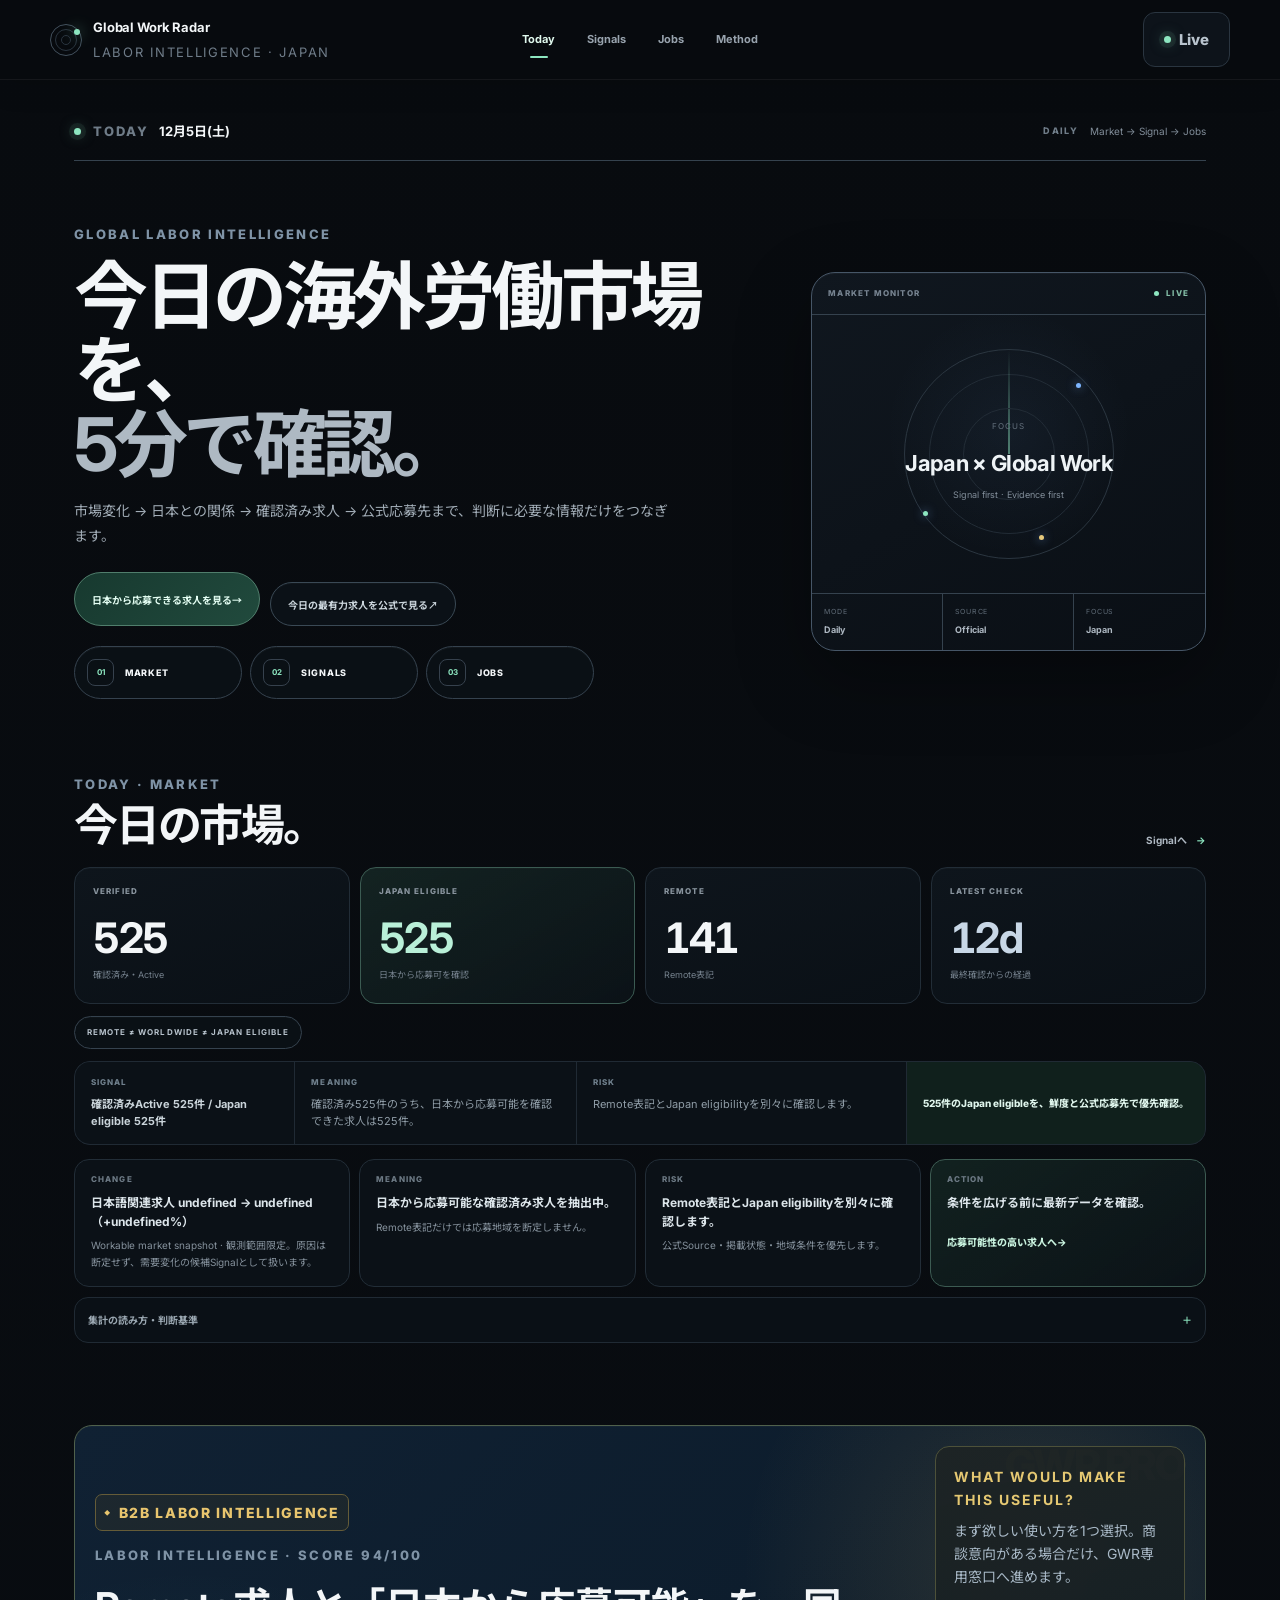
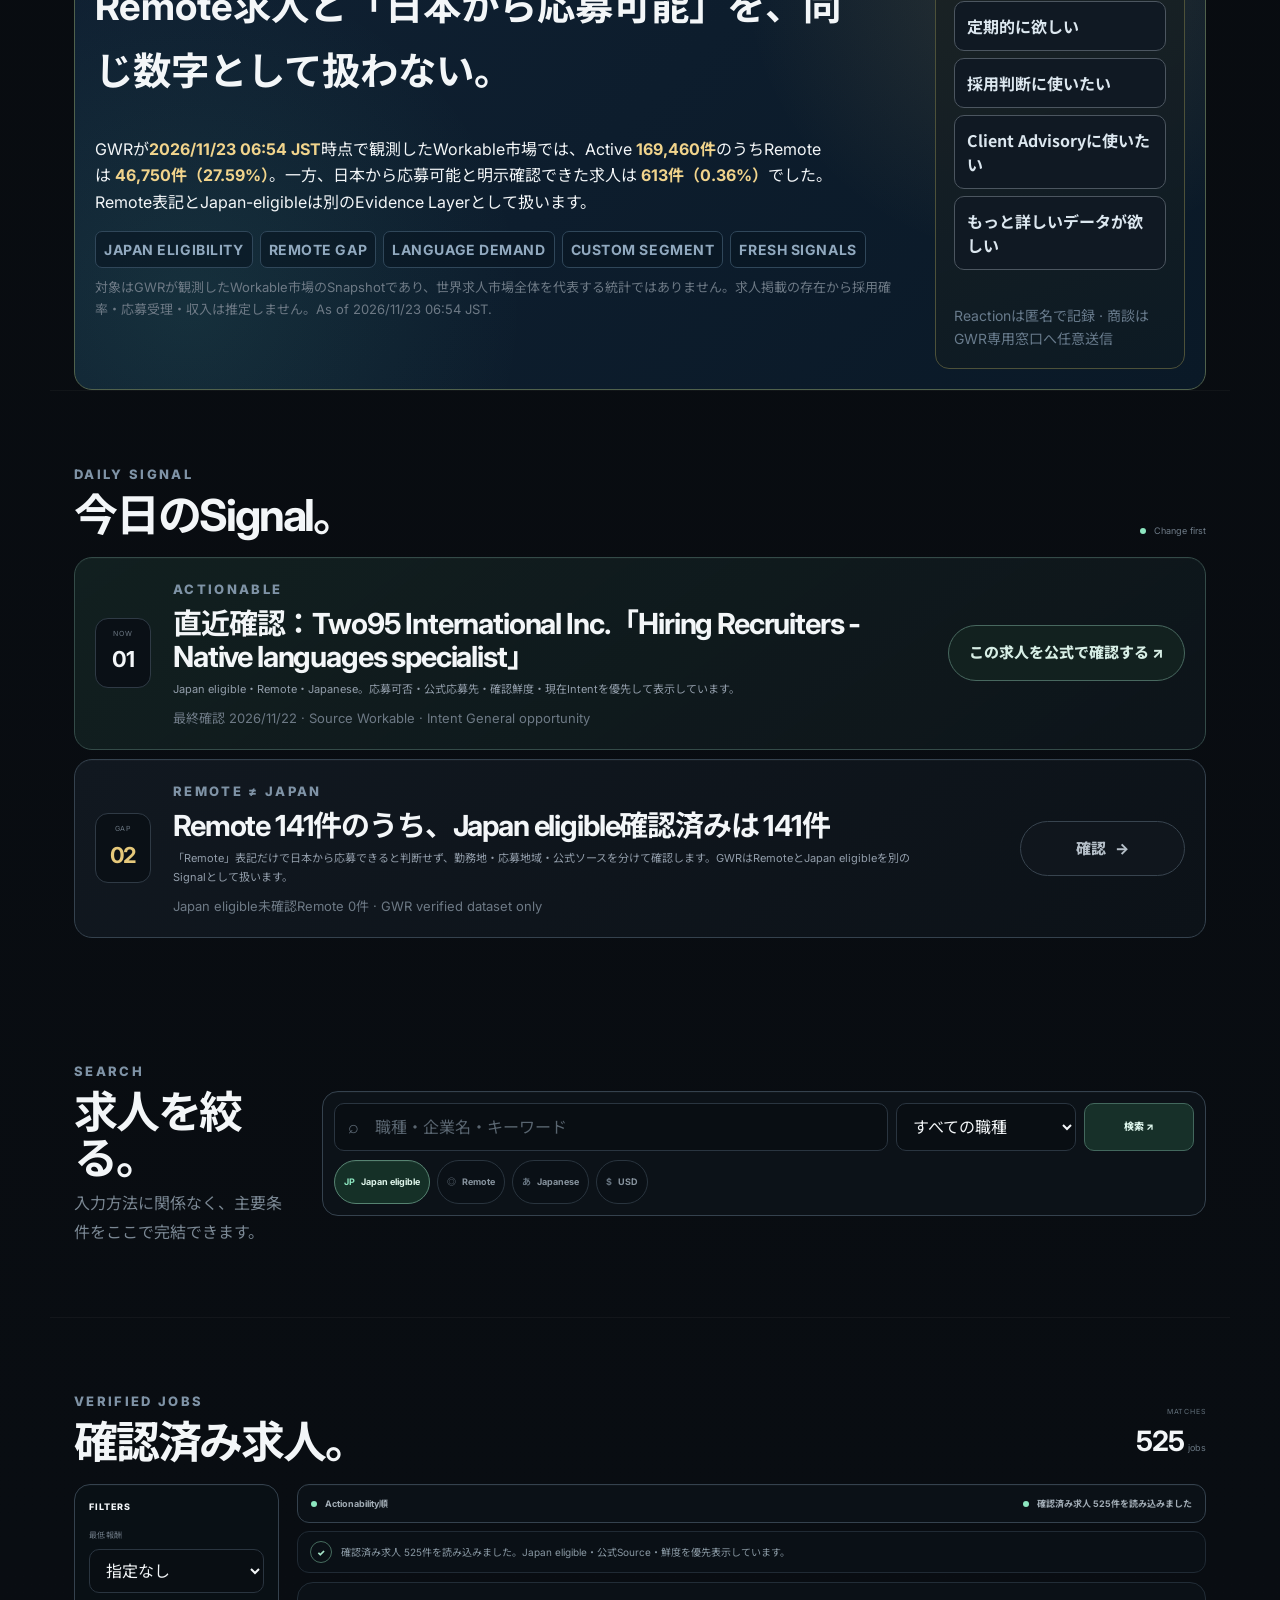
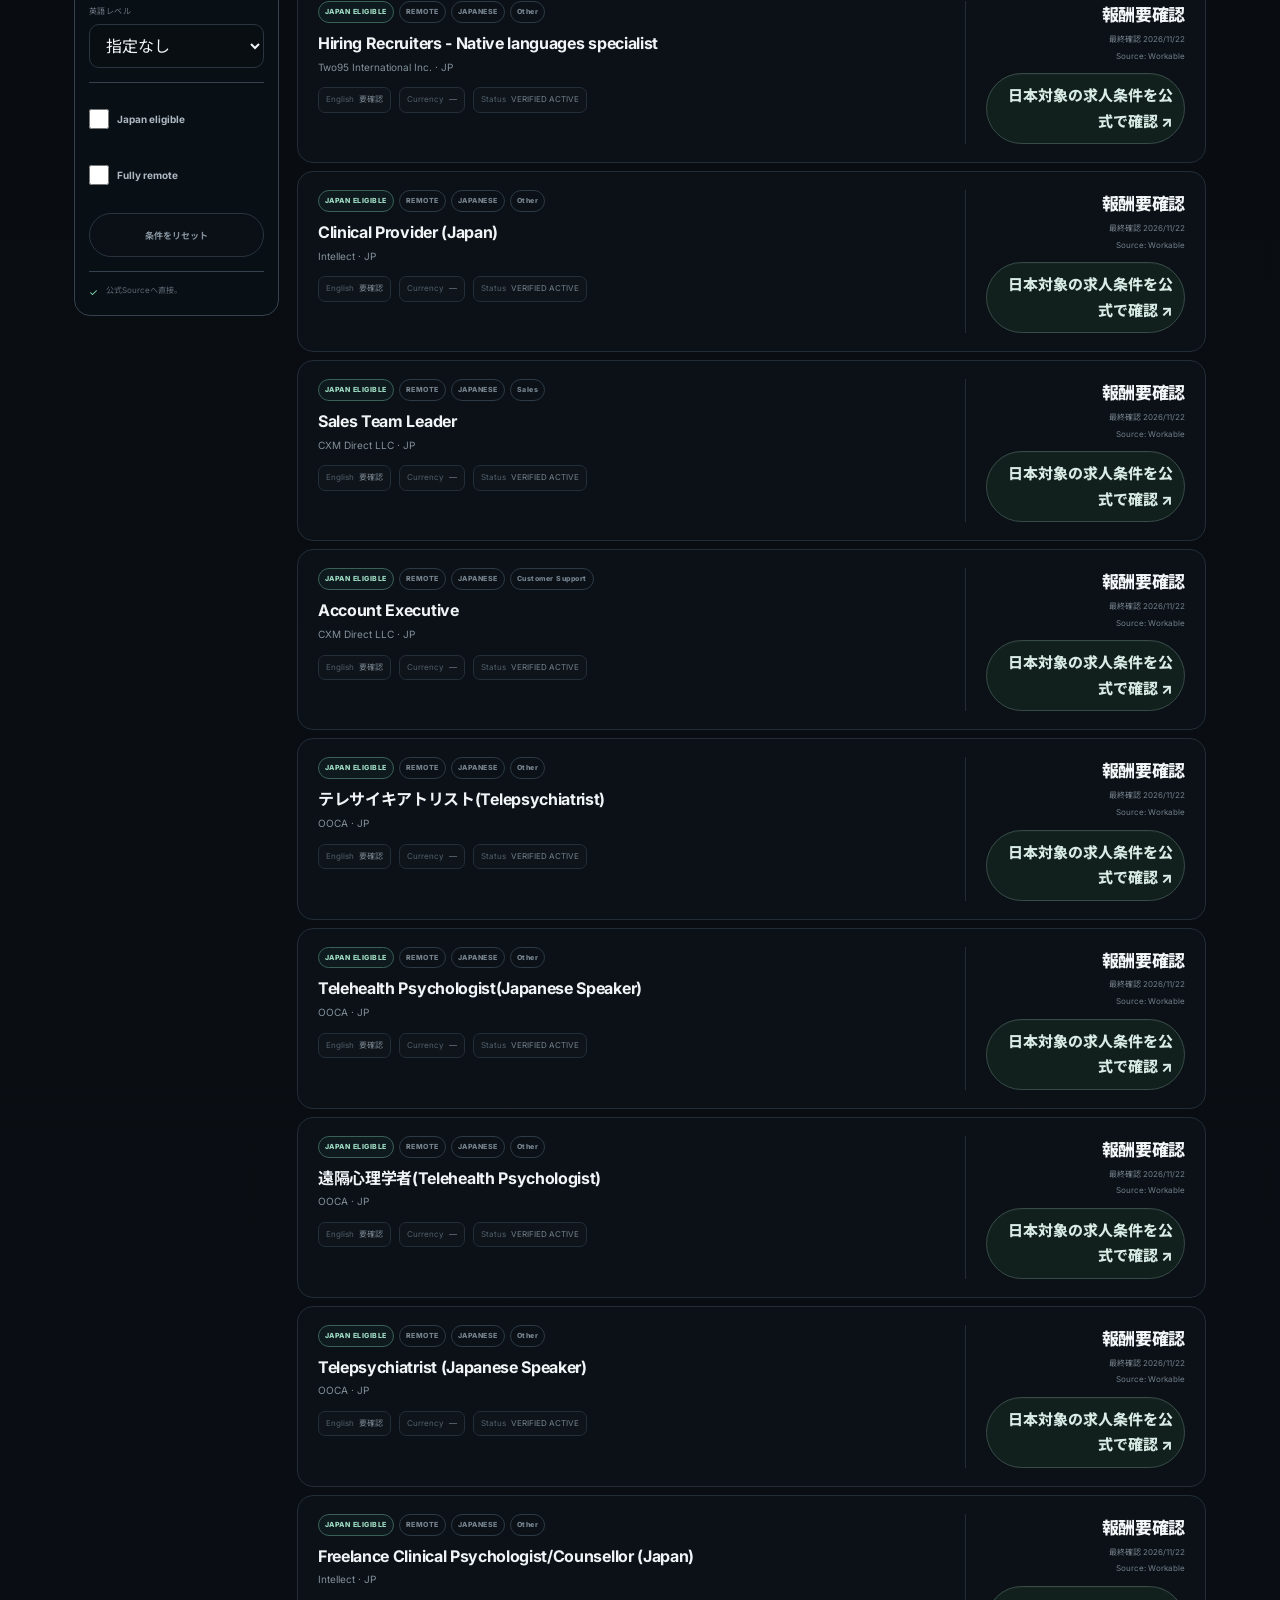
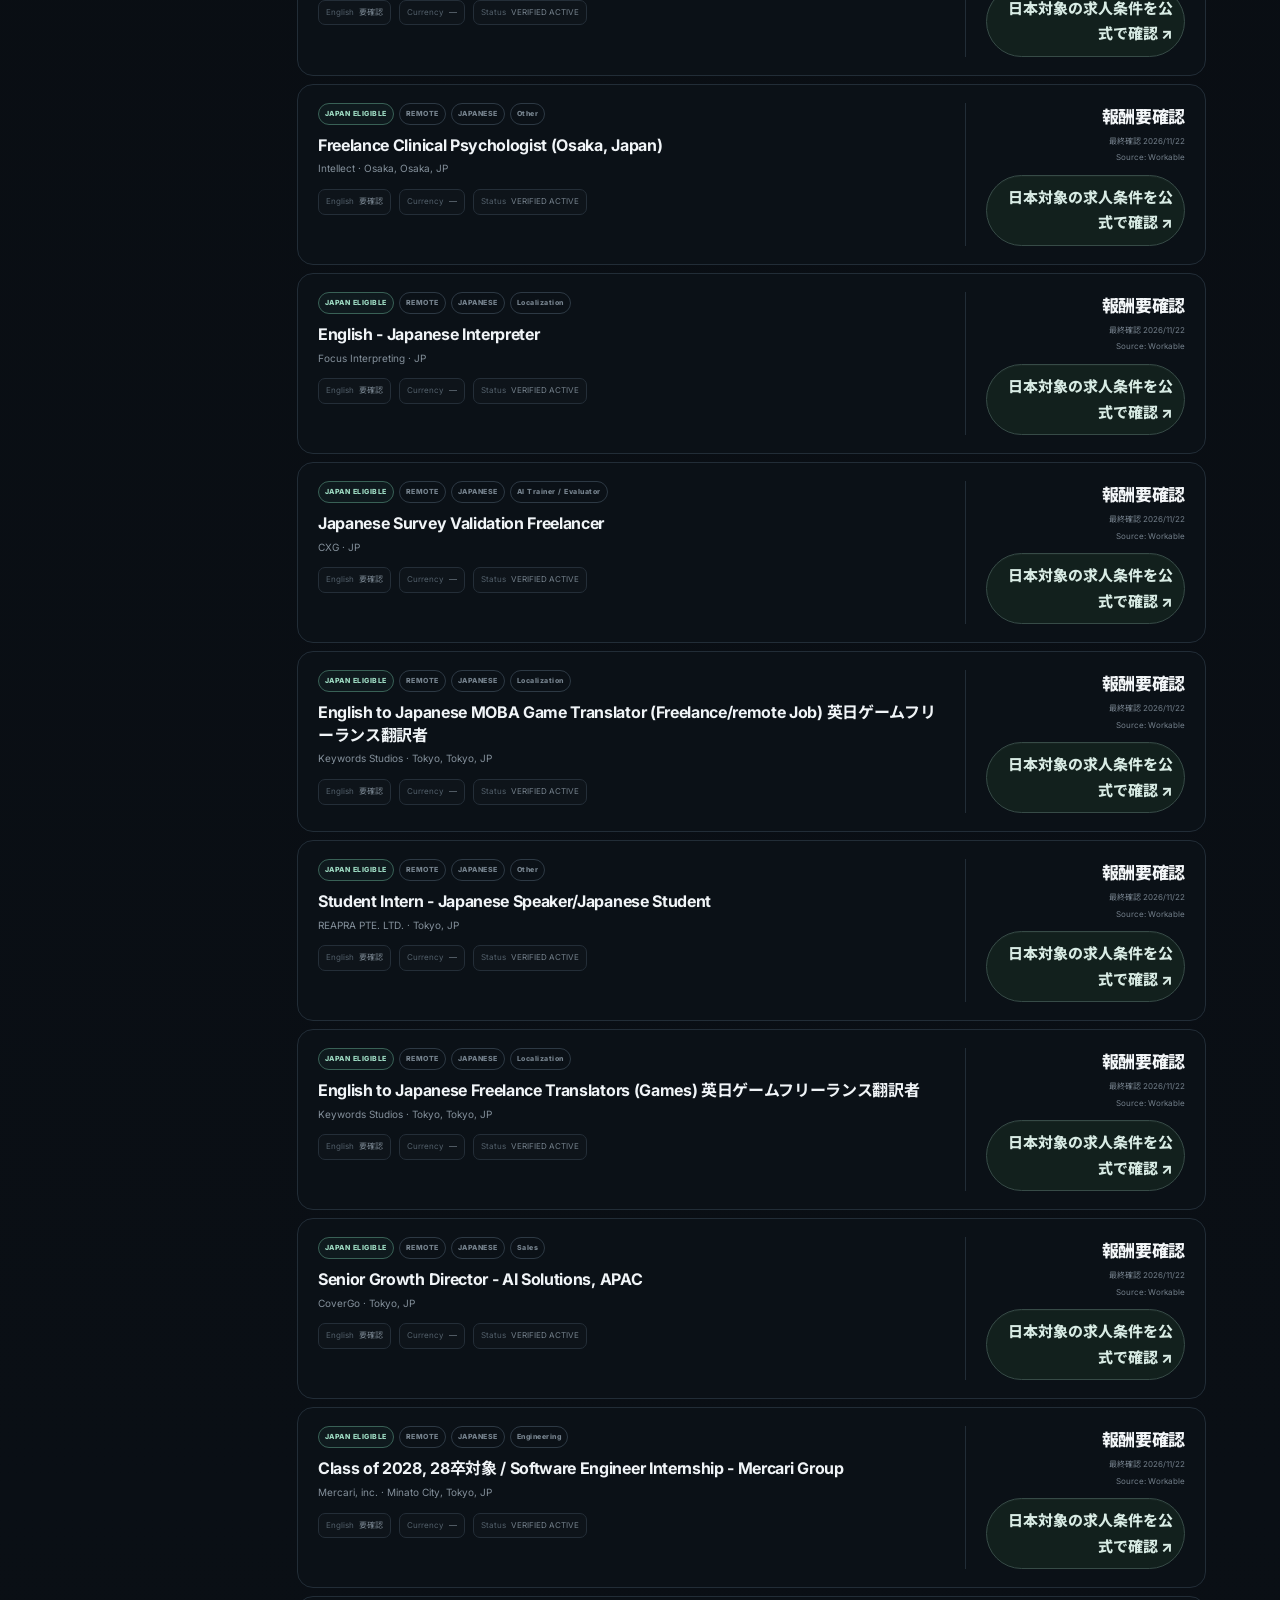
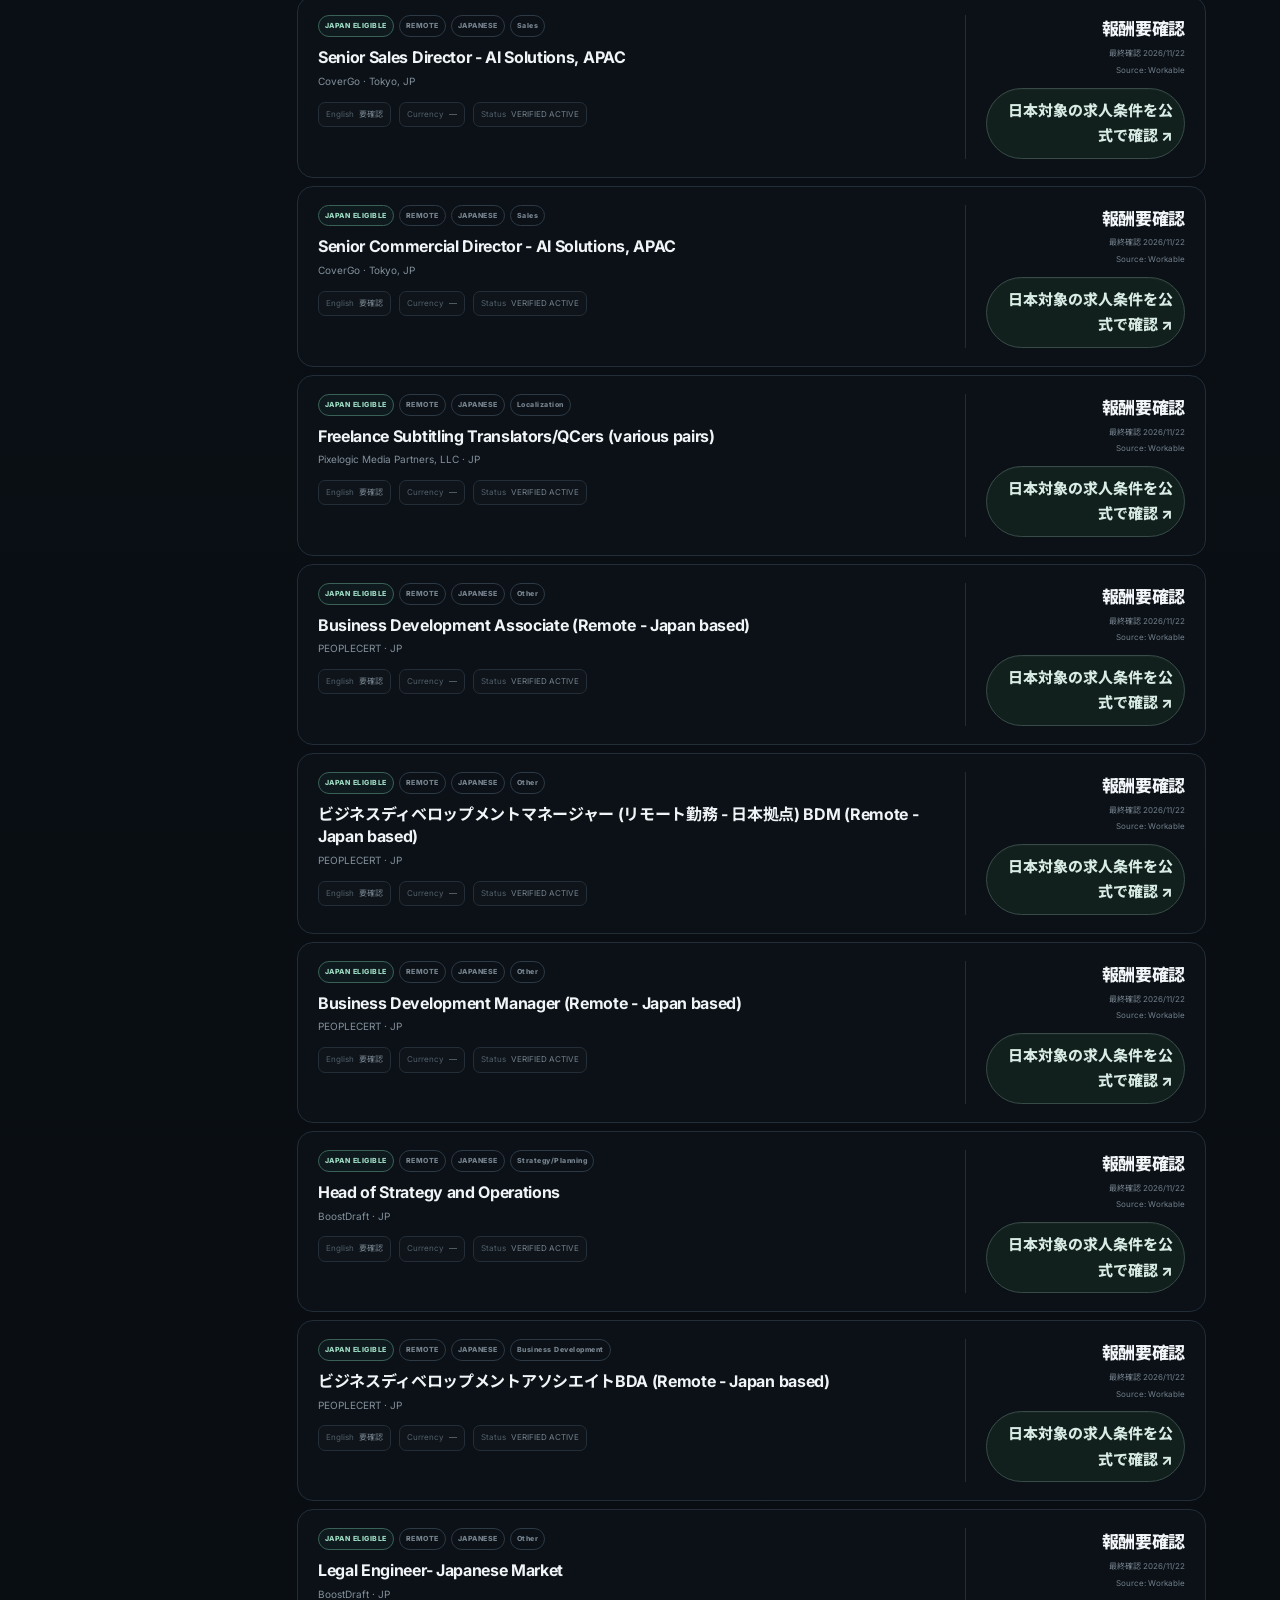
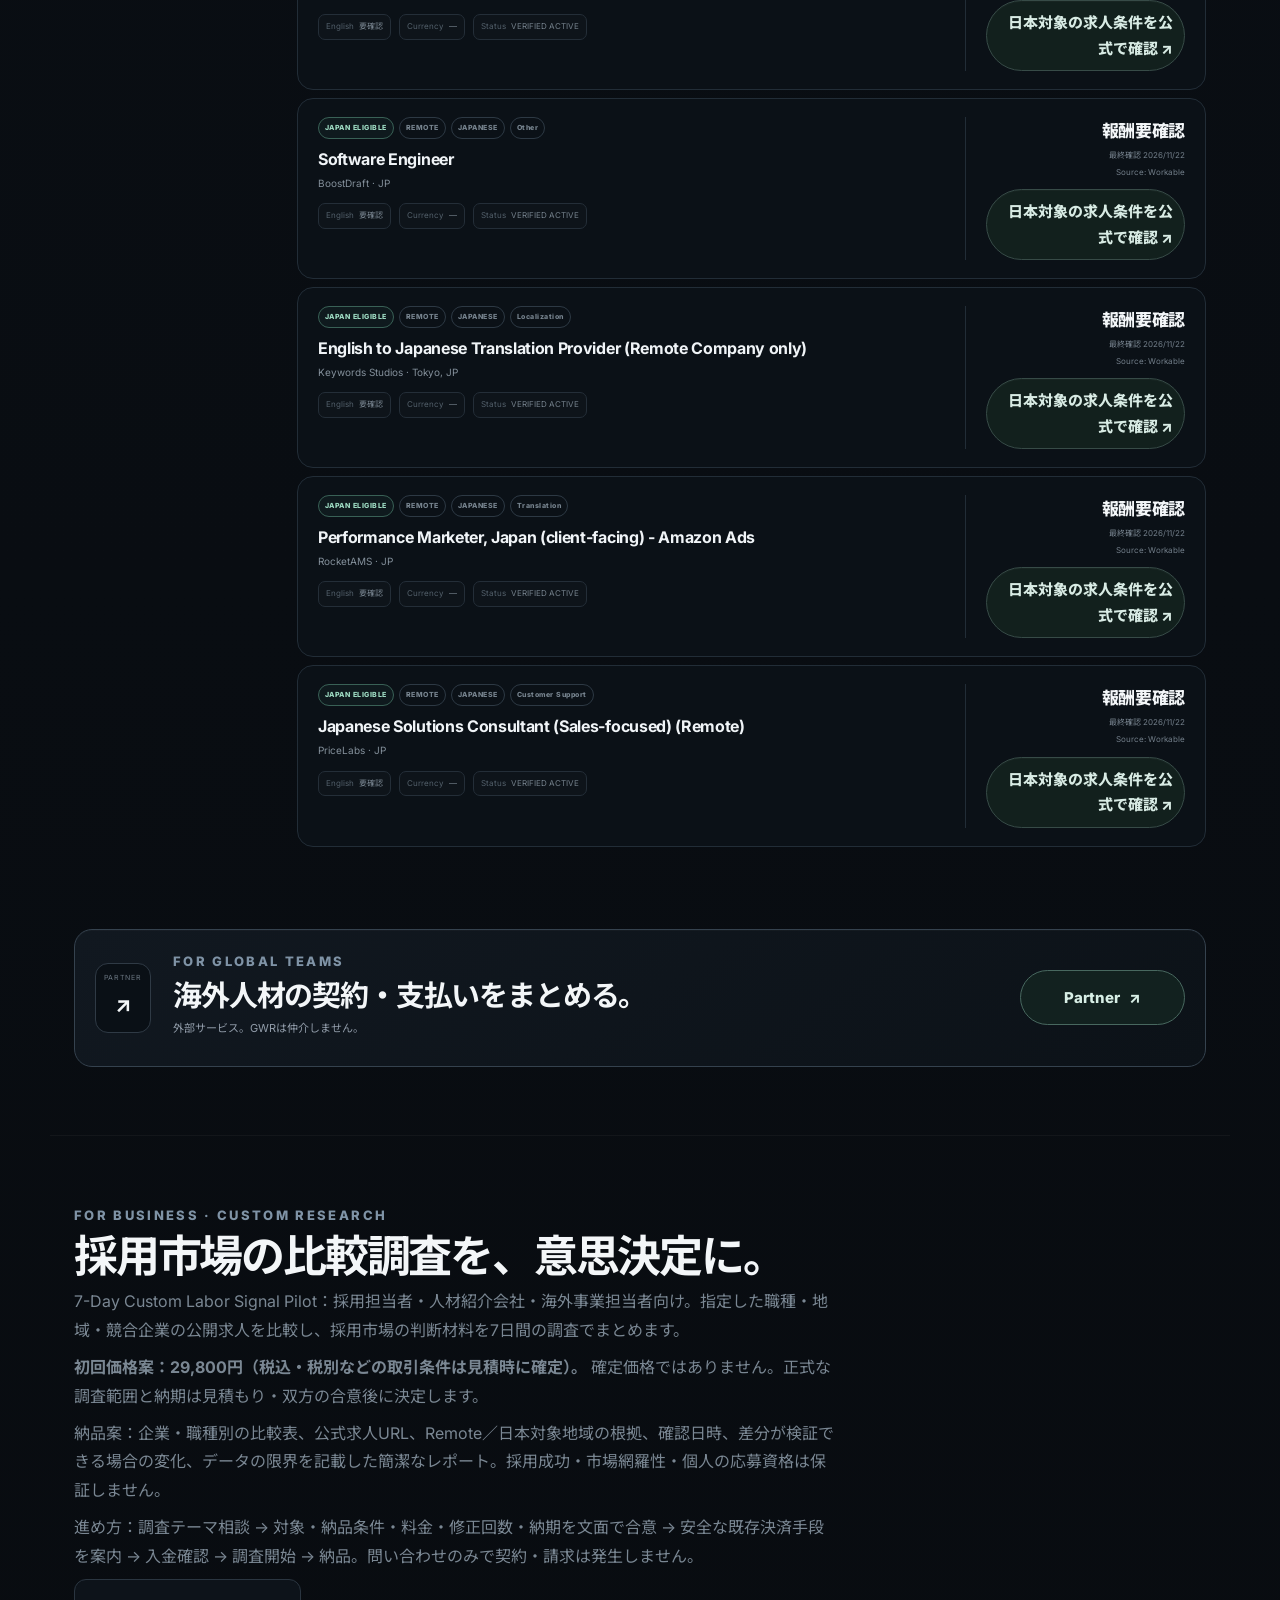
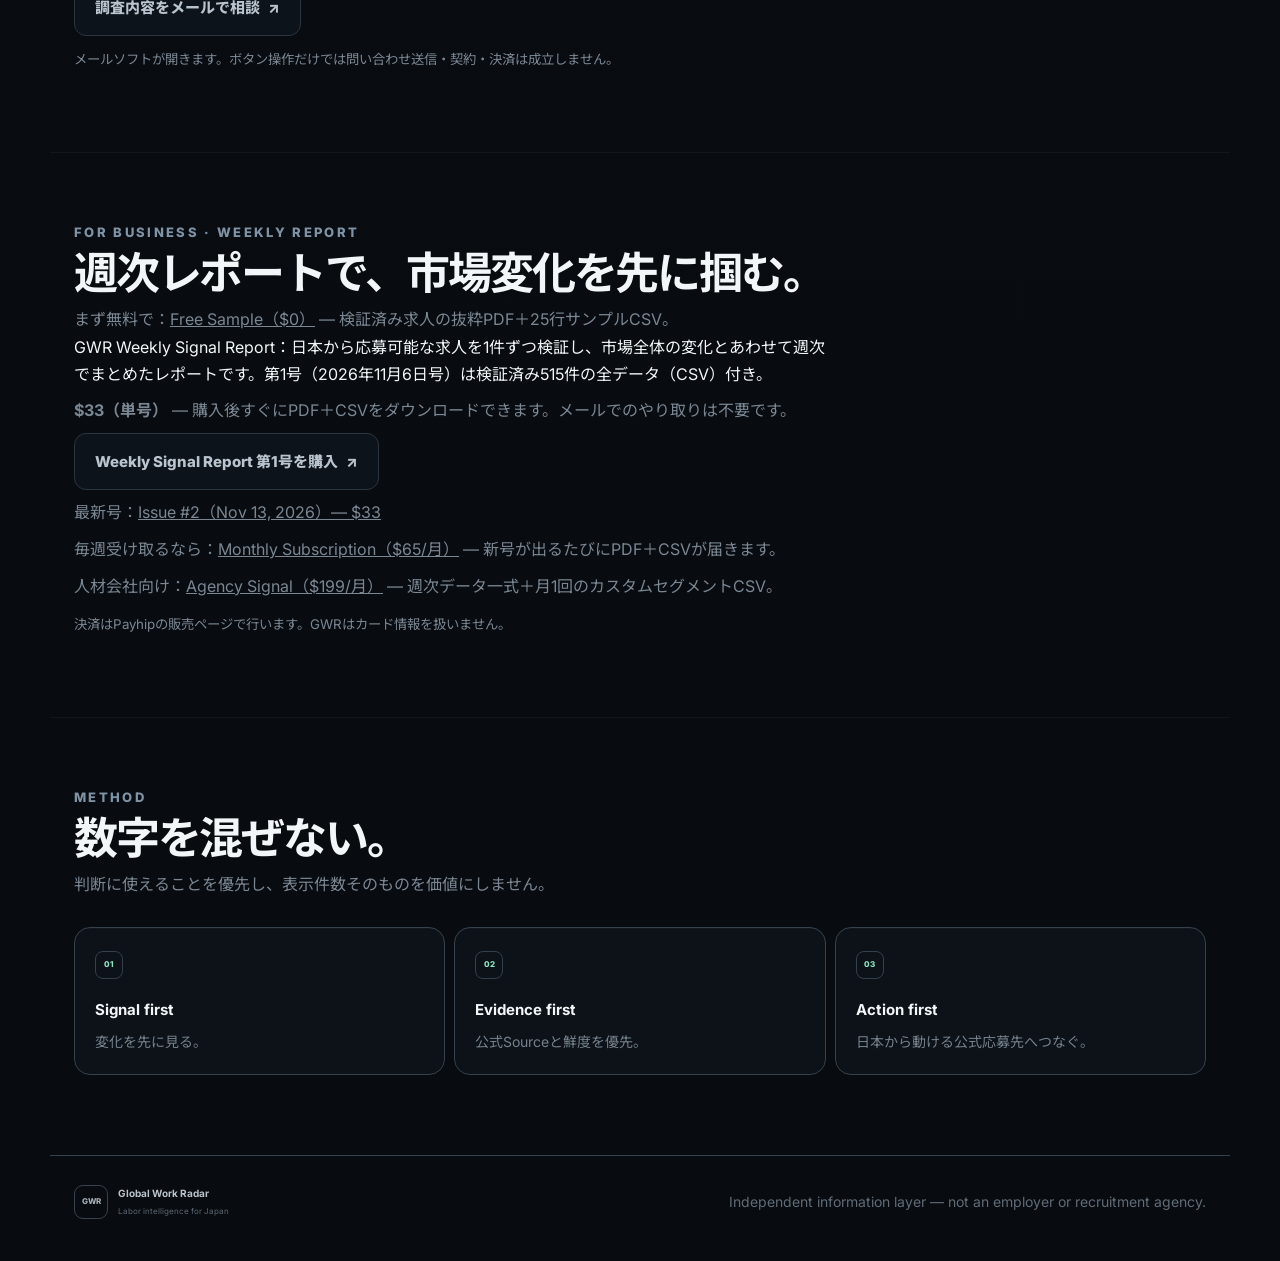
<file: index.html>
<!doctype html>
<html lang="ja">
<head>
  <meta charset="utf-8" />
  <meta name="viewport" content="width=device-width,initial-scale=1" />
  <title>Global Work Radar — Daily Labor Intelligence for Japan</title>
  <meta name="description" content="Global Work Radar — 日本から見たグローバル労働市場の変化を、独自Signal・Japan eligibility・Remote・公式求人の確認鮮度で毎日追うLabor Intelligence Radar。" />
  <meta name="robots" content="index,follow,max-image-preview:large" />
  <meta name="theme-color" content="#080b0f" />
  <link rel="canonical" href="https://global-work-radar.pages.dev/" />
  <link rel="icon" href="./favicon.svg" type="image/svg+xml" />
  <meta property="og:type" content="website" />
  <meta property="og:locale" content="ja_JP" />
  <meta property="og:site_name" content="Global Work Radar" />
  <meta property="og:title" content="Global Work Radar — Daily Labor Intelligence for Japan" />
  <meta property="og:description" content="今日の労働市場を5分で確認。Japan eligibility、Remote、日本語人材需要、確認済み求人を一画面で。" />
  <meta property="og:url" content="https://global-work-radar.pages.dev/" />
  <meta name="twitter:card" content="summary" />
  <script type="application/ld+json">{"@context":"https://schema.org","@type":"WebSite","name":"Global Work Radar","url":"https://global-work-radar.pages.dev/","inLanguage":"ja","description":"日本から見たグローバル労働市場の変化を継続観測するLabor Intelligence Radar。"}</script>
  <link rel="preconnect" href="https://fonts.googleapis.com">
  <link rel="preconnect" href="https://fonts.gstatic.com" crossorigin>
  <link href="https://fonts.googleapis.com/css2?family=Inter:wght@500;600;700;800&family=Noto+Sans+JP:wght@400;500;600;700&display=swap" rel="stylesheet">
  <link rel="stylesheet" href="./styles.css" />
  <style id="gwrLevel7">
    :root{
      --max:1180px;
      --gwr-fast:140ms;
      --gwr-normal:220ms;
      --gwr-slow:420ms;
      --gwr-ease:cubic-bezier(.2,.8,.2,1);
      --gwr-focus:#b7f4da;
      --gwr-touch:44px;
    }
    html{scroll-padding-top:86px;scroll-padding-bottom:88px}
    body{overflow-x:hidden}
    *{min-width:0}
    h1,h2,h3,p,span,strong,small,a,button,label,summary{overflow-wrap:anywhere}
    .skip-link{position:fixed;left:12px;top:8px;z-index:999;transform:translateY(-140%);padding:10px 14px;border-radius:10px;background:#e8fff5;color:#07110d;font-weight:800;text-decoration:none;transition:transform var(--gwr-fast) ease}
    .skip-link:focus{transform:none}
    .sr-only{position:absolute!important;width:1px!important;height:1px!important;padding:0!important;margin:-1px!important;overflow:hidden!important;clip:rect(0,0,0,0)!important;white-space:nowrap!important;border:0!important}
    #pulse,#marketSummary,#signals,#search,#jobs,#about{scroll-margin-top:86px}
    :where(a,button,input,select,summary):focus-visible{outline:3px solid var(--gwr-focus)!important;outline-offset:3px!important;box-shadow:none!important}
    :where(button,a)[disabled],:where(button,a)[aria-disabled="true"]{opacity:.48;cursor:not-allowed;transform:none!important}
    .site-header{height:64px;border-bottom-color:rgba(255,255,255,.055);background:rgba(8,11,15,.92)}
    .site-header nav a{position:relative;min-height:var(--gwr-touch);display:inline-flex;align-items:center;padding-inline:3px;transition:color var(--gwr-fast) ease}
    .site-header nav a.is-current{color:#dff8ed}
    .site-header nav a.is-current:after{content:"";position:absolute;left:50%;bottom:4px;width:18px;height:2px;border-radius:99px;background:var(--accent);transform:translateX(-50%)}
    .header-cta{min-height:var(--gwr-touch)}
    .hero-grid{grid-template-columns:minmax(0,1.16fr) minmax(300px,.68fr);gap:64px;padding:62px 0 52px}
    .hero-copy-wrap h1{max-width:720px;margin:14px 0 18px;font-size:clamp(46px,5.8vw,74px);line-height:1;letter-spacing:-.06em}
    .hero-copy{max-width:600px;font-size:14px;line-height:1.75;color:#a2adb7}
    .hero-actions{display:flex;flex-wrap:wrap;gap:10px;margin-top:24px}
    .hero-action{display:inline-flex;align-items:center;justify-content:center;min-height:46px;padding:0 17px;border:1px solid #2d3944;border-radius:999px;background:#0b1117;color:#cbd5dc;font:700 10px/1.3 'Noto Sans JP',sans-serif;text-decoration:none;transition:transform var(--gwr-fast) var(--gwr-ease),border-color var(--gwr-fast) ease,background var(--gwr-fast) ease}
    .hero-action.primary{border-color:#507e6c;background:linear-gradient(135deg,#17392f,#214a3d);color:#e5fff4}
    .hero-action.secondary{border-color:#3a4955}.hero-action[hidden]{display:none!important}
    @media(hover:hover){.hero-action:hover{transform:translateY(-1px);border-color:#5e776e}.job-card:hover{transform:translateY(-1px)}}
    .daily-route{max-width:520px;gap:8px;margin-top:20px}.daily-route a{min-height:var(--gwr-touch);border-radius:999px;background:rgba(12,18,24,.72)}
    .daily-console{border-radius:24px;background:radial-gradient(circle at 50% 42%,rgba(125,181,255,.055),transparent 42%),linear-gradient(150deg,#10171f,#0a0f15)}
    .market-board{padding-bottom:62px}
    .metrics{gap:10px;border:0;border-radius:0;overflow:visible;background:transparent;box-shadow:none}
    .metric-card{min-height:120px;padding:17px 18px;border:1px solid #222d37!important;border-radius:16px;background:linear-gradient(160deg,#0e151c,#0a1016);box-shadow:inset 0 1px rgba(255,255,255,.02)}
    .metric-card.featured{border-color:#3b5b52!important;background:linear-gradient(150deg,rgba(30,58,51,.5),#0b1217)}
    .metric-card strong{margin:18px 0 0;font-size:clamp(30px,4vw,42px);font-variant-numeric:tabular-nums}.metric-card span{color:#89949e}
    .market-rule{width:max-content;max-width:100%;margin-top:12px;padding:9px 12px;border-radius:999px;background:#0a1015}.market-rule strong{font-size:8px;letter-spacing:.13em}
    .decision-strip{display:grid;grid-template-columns:repeat(4,minmax(0,1fr));gap:9px;margin-top:14px}
    .decision-card{min-height:128px;padding:15px 16px;border:1px solid #222d37;border-radius:15px;background:#0b1117}
    .decision-card small{display:block;margin-bottom:11px;color:#6d7a85;font:800 8px/1 Inter,sans-serif;letter-spacing:.14em}
    .decision-card strong{display:block;color:#dce5ea;font-size:12px;line-height:1.55}.decision-card p{margin:6px 0 0;color:#85919c;font-size:10px;line-height:1.65}
    .decision-card.action{border-color:#3c5b52;background:linear-gradient(145deg,rgba(25,50,43,.56),#0b1217)}
    .decision-card.action a{display:inline-flex;align-items:center;min-height:var(--gwr-touch);margin-top:8px;color:#c9f3df;font-size:10px;font-weight:800;text-decoration:none}
    .market-context{margin-top:10px;border:1px solid #202a34;border-radius:14px;background:#0a1016}
    .market-context summary{min-height:var(--gwr-touch);display:flex;align-items:center;justify-content:space-between;gap:16px;padding:10px 13px;cursor:pointer;color:#9ba8b2;font-size:10px;font-weight:700;list-style:none}.market-context summary::-webkit-details-marker{display:none}.market-context summary:after{content:"＋";color:var(--accent)}.market-context[open] summary:after{content:"−"}.market-context>div{padding:0 13px 13px;color:#77848f;font-size:10px;line-height:1.75}.market-context p{margin:0}
    .signal-zone{padding-top:72px;padding-bottom:64px}.partner-section{grid-template-columns:56px minmax(0,1fr) auto;gap:22px;padding:20px;border-radius:18px}.signal-copy h2{font-size:clamp(20px,2.3vw,29px)}.signal-copy p{font-size:11px;line-height:1.72}.partner-cta{min-height:var(--gwr-touch);border-radius:999px}
    .search-zone{grid-template-columns:210px minmax(0,1fr);gap:38px;padding-top:58px;padding-bottom:70px}.search-dock{padding:11px;border-radius:16px}.search-panel{grid-template-columns:minmax(0,1fr) 180px 110px}.search-panel input,.search-panel select,.search-panel button{min-height:48px}.quick-filters button,.ghost{min-height:var(--gwr-touch);border-radius:999px}.quick-filters button[aria-pressed="true"]{border-color:#568371;background:#153027;color:#e1f7ed}
    .jobs-section{padding-top:72px;padding-bottom:82px}.jobs-layout{grid-template-columns:205px minmax(0,1fr);gap:18px}.filters{top:82px;padding:14px;border-radius:16px;background:rgba(11,17,23,.9);backdrop-filter:blur(14px)}
    .filters select,.filters .ghost{min-height:44px}.check{min-height:44px;align-items:center!important}.check input{width:20px;height:20px;margin:0!important}
    .results-toolbar{margin-bottom:8px;border-radius:12px}.jobs-state{display:inline-flex;align-items:center;gap:7px;color:#75828c;font-size:9px}.jobs-state:before{content:"";width:6px;height:6px;border-radius:50%;background:#687681}.jobs-state[data-state="loading"]:before{background:var(--accent-2);box-shadow:0 0 12px rgba(125,181,255,.55)}.jobs-state[data-state="ready"]:before{background:var(--accent)}.jobs-state[data-state="error"]:before{background:var(--danger)}
    .jobs-list{gap:8px;border:0}.job-card,.job-card:nth-child(even){padding:18px 20px;border:1px solid #222d37;border-radius:16px;background:#0b1117;transition:transform var(--gwr-fast) var(--gwr-ease),border-color var(--gwr-fast) ease}.job-card:focus-within{border-color:#52646f}.job-card h3{font-size:16px;line-height:1.42}.employer{font-size:10px;line-height:1.55}.job-action{min-width:180px;padding-left:20px;border-left:1px solid #222d37}.official-apply,.load-more{min-height:var(--gwr-touch);border-radius:999px}.verified{max-width:100%!important;white-space:normal!important;text-overflow:clip!important}
    .job-skeleton{pointer-events:none}.skeleton-line,.skeleton-chip{display:block;border-radius:999px;background:linear-gradient(90deg,#111923 25%,#1a2530 50%,#111923 75%);background-size:200% 100%;animation:gwrSkeleton 1.35s linear infinite}.skeleton-chip{width:78px;height:18px;margin-bottom:12px}.skeleton-line{height:12px;margin:8px 0}.skeleton-line.w70{width:70%}.skeleton-line.w45{width:45%}@keyframes gwrSkeleton{to{background-position:-200% 0}}
    .empty{border:1px solid #222d37;border-radius:16px}.retry-button{min-height:44px;margin-top:14px;padding:0 16px;border:1px solid #53656f;border-radius:999px;background:#111923;color:#e1e9ed;font-weight:800}.retry-button[hidden]{display:none}
    .principles{padding-top:68px}.principle-grid article{min-height:126px;border-radius:16px}.mobile-dock a{min-height:44px;justify-content:center}
    #laborIntelligenceSignal.gwr-intelligence-offer{grid-template-columns:minmax(0,1fr) 250px!important;gap:20px!important;padding:20px!important;border-radius:18px!important}
    #laborIntelligenceSignal .gwr-intelligence-copy p{max-width:74ch!important;line-height:1.65!important}.gwr-intelligence-action{border-radius:14px!important}.gwr-reaction-option{min-height:44px!important}
    @media(max-width:980px){
      .hero-grid{grid-template-columns:1fr;gap:34px}.daily-console{max-width:680px}.decision-strip{grid-template-columns:repeat(2,minmax(0,1fr))}.search-zone{grid-template-columns:1fr;gap:20px}.jobs-layout{grid-template-columns:1fr}.filters{position:static;display:grid;grid-template-columns:repeat(2,minmax(0,1fr));gap:10px;overflow:visible}.filter-head,.filter-divider,.filter-trust,.ghost{grid-column:1/-1}
    }
    @media(max-width:720px){
      body{padding-bottom:calc(76px + env(safe-area-inset-bottom))}.site-header{height:60px;padding-inline:max(16px,env(safe-area-inset-left))}.site-header nav{display:none}.header-cta{min-height:42px}.daily-hero,.signal-zone,.search-zone,.jobs-section,.principles{padding-left:16px;padding-right:16px}.hero-grid{padding:38px 0 38px;gap:25px}.hero-copy-wrap h1{font-size:clamp(38px,11vw,54px);line-height:1.03}.hero-actions{display:grid;grid-template-columns:1fr}.hero-action{width:100%;min-height:48px}.daily-route{grid-template-columns:repeat(3,1fr);max-width:none}.daily-route a{justify-content:center;padding:8px}.daily-route b{display:none}.daily-console{display:none}.metrics{grid-template-columns:repeat(2,minmax(0,1fr));gap:8px}.metric-card{min-height:102px;padding:14px}.decision-strip{grid-template-columns:1fr}.decision-card{min-height:0}.market-rule{width:100%;border-radius:12px}.signal-zone{padding-top:54px}.partner-section{grid-template-columns:44px minmax(0,1fr);gap:13px;padding:16px}.partner-cta{grid-column:1/-1;width:100%}.signal-card .partner-disclosure{white-space:normal!important}.search-zone{padding-top:44px;padding-bottom:56px}.search-panel{grid-template-columns:1fr}.quick-filters{display:grid;grid-template-columns:1fr 1fr}.quick-filters button{text-align:left;min-height:48px}.jobs-section{padding-top:54px}.filters{grid-template-columns:1fr}.filter-head,.filter-divider,.filter-trust,.ghost{grid-column:auto}.job-card,.job-card:nth-child(even){grid-template-columns:1fr;padding:16px}.job-action{min-width:0;padding:12px 0 0;border-left:0;border-top:1px solid #222d37;align-items:flex-start;text-align:left}.official-apply{width:100%;justify-content:center;min-height:48px}.principle-grid{grid-template-columns:1fr}.mobile-dock{left:max(12px,env(safe-area-inset-left));right:max(12px,env(safe-area-inset-right));bottom:calc(10px + env(safe-area-inset-bottom))}#laborIntelligenceSignal.gwr-intelligence-offer{grid-template-columns:1fr!important;max-width:calc(100% - 32px)!important}
    }
    @media(max-width:480px){
      .brand-copy small{display:none}.hero-copy-wrap h1{font-size:clamp(34px,12vw,46px)}.hero-copy{font-size:13px}.daily-route{grid-template-columns:1fr}.metrics{grid-template-columns:1fr}.metric-card{min-height:88px}.metric-card strong{margin-top:12px}.quick-filters{grid-template-columns:1fr}.board-head,.zone-head,.section-head{align-items:flex-start;flex-direction:column}.result-count{text-align:left}.job-meta{display:grid!important;grid-template-columns:1fr!important}.partner-section{grid-template-columns:1fr}.signal-index{width:48px}.partner-cta{grid-column:1}.market-context summary{align-items:flex-start}
    }
    @media(pointer:coarse){:where(a,button,input,select,summary){min-height:48px}.site-header nav a{min-height:48px}}
    @media(prefers-reduced-motion:reduce){
      *,*::before,*::after{animation-duration:.01ms!important;animation-iteration-count:1!important;transition-duration:.01ms!important;scroll-behavior:auto!important}.live-dot,.console-orbit b,.skeleton-line,.skeleton-chip{animation:none!important}.job-skeleton .skeleton-line,.job-skeleton .skeleton-chip{background:#17212b}
    }
  </style>
  <script>
    !function(t,e){var o,n,p,r;e.__SV||(window.posthog=e,e._i=[],e.init=function(i,s,a){function g(t,e){var o=e.split('.');2==o.length&&(t=t[o[0]],e=o[1]),t[e]=function(){t.push([e].concat(Array.prototype.slice.call(arguments,0)))} }(p=t.createElement('script')).type='text/javascript',p.async=!0,p.src=s.api_host.replace('.i.posthog.com','-assets.i.posthog.com')+'/static/array.js',(r=t.getElementsByTagName('script')[0]).parentNode.insertBefore(p,r);var u=e;for(void 0!==a?u=e[a]=[]:a='posthog',u.people=u.people||[],u.toString=function(t){var e='posthog';return'posthog'!==a&&(e+='.'+a),t||(e+=' (stub)'),e},u.people.toString=function(){return u.toString(1)+'.people (stub)'},o='capture identify alias people.set people.set_once set_config reset register register_once unregister opt_out_capturing has_opted_out_capturing opt_in_capturing get_distinct_id personPropertiesToSet group identify_group get_session_id get_session_replay_url'.split(' '),n=0;n<o.length;n++)g(u,o[n]);e._i.push([i,s,a])},e.__SV=1)}(document,window.posthog||[]);
    const gwrQa=new URLSearchParams(location.search).get('gwr_qa')==='1';
    posthog.init('phc_oTYapRSNXDtn8aY7wMNHfCDexRTkfb2H44MDVXwoUMSN',{api_host:'https://us.i.posthog.com',person_profiles:'identified_only',capture_pageview:true,autocapture:true,opt_out_useragent_filter:gwrQa});
  </script>
</head>
<body id="top">
  <!-- Production QA compatibility marker: 日本から応募できる海外リモート求人 -->
  <a class="skip-link" href="#mainContent">本文へスキップ</a>
  <div id="globalStatus" class="sr-only" role="status" aria-live="polite"></div>
  <header class="site-header">
    <a class="brand" href="#top" aria-label="Global Work Radar ホーム"><span class="brand-mark" aria-hidden="true"><span></span></span><span class="brand-copy"><strong>Global Work Radar</strong><small>LABOR INTELLIGENCE · JAPAN</small></span></a>
    <nav aria-label="メインナビゲーション"><a href="#pulse">Today</a><a href="#signals">Signals</a><a href="#jobs">Jobs</a><a href="#about">Method</a></nav>
    <a class="header-cta" href="#pulse"><span class="live-dot" aria-hidden="true"></span> Live</a>
  </header>

  <main id="mainContent" tabindex="-1">
    <section class="daily-hero" id="pulse">
      <div class="hero-topline"><div class="today-stamp"><span class="live-dot" aria-hidden="true"></span><div><small>TODAY</small><strong id="todayDate">—</strong></div></div><div class="return-note"><span>DAILY</span><p>Market → Signal → Jobs</p></div></div>
      <div class="hero-grid">
        <div class="hero-copy-wrap">
          <p class="eyebrow">GLOBAL LABOR INTELLIGENCE</p>
          <h1>今日の海外労働市場を、<br><span>5分で確認。</span></h1>
          <p class="hero-copy">市場変化 → 日本との関係 → 確認済み求人 → 公式応募先まで、判断に必要な情報だけをつなぎます。</p>
          <div class="hero-actions" aria-label="最短アクション"><a id="heroJobsCta" class="hero-action primary" href="#jobs">日本から応募できる求人を見る <span aria-hidden="true">→</span></a><a id="heroTopOpportunity" class="hero-action secondary official-apply" href="#signals" target="_blank" rel="noopener noreferrer" hidden onclick="if(typeof trackOfficialApply==='function')trackOfficialApply(this,'hero_top_opportunity')">今日の最有力求人を公式で見る <span aria-hidden="true">↗</span></a></div>
          <div class="daily-route" aria-label="GWRの読み順"><a href="#marketSummary"><b>01</b><span>MARKET</span></a><a href="#signals"><b>02</b><span>SIGNALS</span></a><a href="#jobs"><b>03</b><span>JOBS</span></a></div>
        </div>
        <aside class="daily-console" aria-label="Daily market monitor"><div class="console-head"><span>MARKET MONITOR</span><span><i></i> LIVE</span></div><div class="console-main"><div class="console-orbit" aria-hidden="true"><i></i><i></i><i></i><b></b></div><div class="console-copy"><small>FOCUS</small><strong>Japan × Global Work</strong><p>Signal first · Evidence first</p></div></div><div class="console-foot"><span><small>MODE</small><b>Daily</b></span><span><small>SOURCE</small><b>Official</b></span><span><small>FOCUS</small><b>Japan</b></span></div></aside>
      </div>

      <section class="market-board" id="marketSummary" aria-labelledby="marketHeading">
        <div class="board-head"><div><span class="kicker">TODAY · MARKET</span><h2 id="marketHeading">今日の市場。</h2></div><a class="board-link" href="#signals">Signalへ <span aria-hidden="true">→</span></a></div>
        <div class="metrics" aria-label="市場スナップショット"><article class="metric-card"><span>VERIFIED</span><strong id="metricJobs">0</strong><small>確認済み・Active</small></article><article class="metric-card featured"><span>JAPAN ELIGIBLE</span><strong id="metricJapan">0</strong><small>日本から応募可を確認</small></article><article class="metric-card"><span>REMOTE</span><strong id="metricRemote">0</strong><small>Remote表記</small></article><article class="metric-card freshness-card"><span>LATEST CHECK</span><strong id="metricFresh">—</strong><small>最終確認からの経過</small></article></div>
        <table class="sr-only" aria-label="市場スナップショットの表"><caption>Global Work Radar 今日の市場</caption><tbody><tr><th>確認済み求人</th><td id="metricJobsA11y">読込中</td></tr><tr><th>日本から応募可能</th><td id="metricJapanA11y">読込中</td></tr><tr><th>Remote</th><td id="metricRemoteA11y">読込中</td></tr><tr><th>最終確認</th><td id="metricFreshA11y">読込中</td></tr></tbody></table>
        <div class="market-rule"><strong>REMOTE ≠ WORLDWIDE ≠ JAPAN ELIGIBLE</strong></div>
        <div class="decision-strip" aria-label="判断支援">
          <article class="decision-card"><small>CHANGE</small><strong id="decisionChange">最新の変化を確認中。</strong><p id="decisionChangeContext">観測期間と対象範囲を分けて表示します。</p></article>
          <article class="decision-card"><small>MEANING</small><strong id="decisionMeaning">日本から実際に動ける求人を分離します。</strong><p>Remote表記だけでは応募地域を断定しません。</p></article>
          <article class="decision-card"><small>RISK</small><strong id="decisionRisk">確認鮮度と応募地域の取り違えに注意。</strong><p>公式Source・掲載状態・地域条件を優先します。</p></article>
          <article class="decision-card action"><small>ACTION</small><strong id="decisionAction">Japan eligibleから確認。</strong><a href="#jobs">応募可能性の高い求人へ <span aria-hidden="true">→</span></a></article>
        </div>
        <details class="market-context"><summary>集計の読み方・判断基準</summary><div><p>Signalは「観測された変化」です。原因候補は因果関係の断定ではありません。求人はJapan eligibility、公式応募先、Active状態、確認鮮度を優先し、見かけのRemote件数や高単価だけで順位を決めません。</p></div></details>
      </section>
    </section>

    <section class="signal-zone" id="signals">
      <div class="zone-head"><div><span class="kicker">DAILY SIGNAL</span><h2>今日のSignal。</h2></div><div class="zone-tag"><span></span> Change first</div></div>
      <div class="signal-stack" aria-label="Current market signals">
        <section id="marketSignal" class="partner-section signal-card signal-primary"><div class="signal-index"><small>NOW</small><strong>01</strong></div><div class="signal-copy"><span class="kicker">ACTIONABLE</span><h2 id="marketSignalTitle">直近確認済みOpportunityを解析中</h2><p id="marketSignalBody">Japan eligible × 公式Source × 鮮度で抽出。</p><small id="marketSignalMeta" class="partner-disclosure"></small></div><a id="marketSignalLink" class="partner-cta" href="#jobs">公式で見る <span aria-hidden="true">↗</span></a></section>
        <section id="eligibilityGap" class="partner-section signal-card" hidden aria-label="Remote jobs region eligibility signal"><div class="signal-index warning"><small>GAP</small><strong>02</strong></div><div class="signal-copy"><span class="kicker">REMOTE ≠ JAPAN</span><h2 id="eligibilityGapTitle">RemoteとJapan eligibleを分離。</h2><p id="eligibilityGapBody"></p><small id="eligibilityGapMeta" class="partner-disclosure"></small></div><a id="eligibilityGapLink" class="partner-cta secondary" href="#jobs">確認 <span aria-hidden="true">→</span></a></section>
      </div>
    </section>

    <section class="search-zone" id="search" aria-labelledby="searchHeading">
      <div class="search-copy"><span class="kicker">SEARCH</span><h2 id="searchHeading">求人を絞る。</h2><p>入力方法に関係なく、主要条件をここで完結できます。</p></div>
      <div class="search-dock" role="search" aria-label="Global Work Radar job search"><div class="search-panel"><label class="search-field"><span aria-hidden="true">⌕</span><input id="keyword" type="search" placeholder="職種・企業名・キーワード" aria-label="求人検索" autocomplete="off" /></label><label class="select-field"><span class="sr-only">職種カテゴリ</span><select id="category" aria-label="カテゴリ"><option value="all">すべての職種</option></select></label><button id="searchButton" type="button">検索 <span aria-hidden="true">↗</span></button></div><div class="quick-filters" aria-label="Quick filters"><button class="active" type="button" aria-pressed="true" data-filter="japan"><span>JP</span> Japan eligible</button><button type="button" aria-pressed="false" data-filter="remote"><span>◎</span> Remote</button><button type="button" aria-pressed="false" data-filter="japanese"><span>あ</span> Japanese</button><button type="button" aria-pressed="false" data-filter="usd"><span>$</span> USD</button></div></div>
    </section>

    <section class="jobs-section" id="jobs" aria-labelledby="jobsHeading">
      <div class="section-head"><div><span class="kicker">VERIFIED JOBS</span><h2 id="jobsHeading">確認済み求人。</h2></div><div class="result-count"><small>MATCHES</small><strong id="resultCount">0</strong><span>jobs</span></div></div>
      <div class="jobs-layout">
        <aside class="filters" aria-label="求人フィルター"><div class="filter-head"><span>FILTERS</span></div><label><span>最低報酬</span><select id="minPay"><option value="0">指定なし</option><option value="15">$15+</option><option value="20">$20+</option><option value="30">$30+</option><option value="40">$40+</option></select></label><label><span>英語レベル</span><select id="english"><option value="all">指定なし</option><option value="A2">A2+</option><option value="B1">B1+</option><option value="B2">B2+</option><option value="C1">C1+</option></select></label><div class="filter-divider"></div><label class="check"><input id="onlyJapan" type="checkbox" /> <span><b>Japan eligible</b></span></label><label class="check"><input id="onlyRemote" type="checkbox" /> <span><b>Fully remote</b></span></label><button id="resetFilters" type="button" class="ghost">条件をリセット</button><div class="filter-trust"><span>✓</span><p>公式Sourceへ直接。</p></div></aside>
        <div class="results-shell"><div class="results-toolbar"><span><i></i> Actionability順</span><span id="jobsState" class="jobs-state" data-state="loading" role="status" aria-live="polite">求人データを読み込み中</span></div><div id="jobsList" class="jobs-list" aria-live="polite" aria-busy="true"><article class="job-card job-skeleton" aria-hidden="true"><div><span class="skeleton-chip"></span><span class="skeleton-line w70"></span><span class="skeleton-line w45"></span></div><div><span class="skeleton-line w70"></span><span class="skeleton-line"></span></div></article><article class="job-card job-skeleton" aria-hidden="true"><div><span class="skeleton-chip"></span><span class="skeleton-line w70"></span><span class="skeleton-line w45"></span></div><div><span class="skeleton-line w70"></span><span class="skeleton-line"></span></div></article></div><button id="loadMore" type="button" class="load-more" hidden>さらに求人を見る</button><div id="emptyState" class="empty" hidden><span aria-hidden="true">⌕</span><strong id="emptyTitle">一致する求人がありません</strong><p id="emptyBody">条件を広げてください。</p><button id="retryJobs" type="button" class="retry-button" hidden>再読み込み</button></div></div>
      </div>
    </section>

    <section id="revenuePartner" class="partner-section revenue-panel" hidden aria-label="Global work setup partner"><div class="signal-index"><small>PARTNER</small><strong>↗</strong></div><div class="signal-copy"><span class="kicker">FOR GLOBAL TEAMS</span><h2>海外人材の契約・支払いをまとめる。</h2><p>外部サービス。GWRは仲介しません。</p><small id="revenueDisclosure" class="partner-disclosure"></small></div><a id="revenuePartnerLink" class="partner-cta revenue-cta" href="#" target="_blank" rel="sponsored noopener noreferrer">Partner <span aria-hidden="true">↗</span></a></section>

    <section class="principles" id="businessPilot" aria-labelledby="businessPilotTitle">
      <div class="principles-intro">
        <span class="kicker">FOR BUSINESS · CUSTOM RESEARCH</span>
        <h2 id="businessPilotTitle">採用市場の比較調査を、意思決定に。</h2>
        <p>7-Day Custom Labor Signal Pilot：採用担当者・人材紹介会社・海外事業担当者向け。指定した職種・地域・競合企業の公開求人を比較し、採用市場の判断材料を7日間の調査でまとめます。</p>
        <p><strong>初回価格案：29,800円（税込・税別などの取引条件は見積時に確定）。</strong> 確定価格ではありません。正式な調査範囲と納期は見積もり・双方の合意後に決定します。</p>
        <p>納品案：企業・職種別の比較表、公式求人URL、Remote／日本対象地域の根拠、確認日時、差分が検証できる場合の変化、データの限界を記載した簡潔なレポート。採用成功・市場網羅性・個人の応募資格は保証しません。</p>
        <p>進め方：調査テーマ相談 → 対象・納品条件・料金・修正回数・納期を文面で合意 → 安全な既存決済手段を案内 → 入金確認 → 調査開始 → 納品。問い合わせのみで契約・請求は発生しません。</p>
        <p><a class="header-cta" href="mailto:globalworkradar@gmail.com?subject=GWR%207-Day%20Labor%20Signal%20Pilot%20%E7%9B%B8%E8%AB%87&body=%E3%80%90%E8%AA%BF%E6%9F%BB%E3%81%97%E3%81%9F%E3%81%84%E8%81%B7%E7%A8%AE%E3%80%91%0A%E3%80%90%E5%AF%BE%E8%B1%A1%E5%9C%B0%E5%9F%9F%E3%80%91%0A%E3%80%90%E6%AF%94%E8%BC%83%E3%81%97%E3%81%9F%E3%81%84%E4%BC%81%E6%A5%AD%EF%BC%88%E4%BB%BB%E6%84%8F%EF%BC%89%E3%80%91%0A%E3%80%90%E7%9F%A5%E3%82%8A%E3%81%9F%E3%81%84%E5%88%A4%E6%96%AD%E3%80%91%0A%E3%80%90%E5%B8%8C%E6%9C%9B%E7%B4%8D%E6%9C%9F%EF%BC%88%E4%BB%BB%E6%84%8F%EF%BC%89%E3%80%91%0A">調査内容をメールで相談 <span aria-hidden="true">↗</span></a></p>
        <p><small>メールソフトが開きます。ボタン操作だけでは問い合わせ送信・契約・決済は成立しません。</small></p>
      </div>
    </section>

    <section class="principles" id="weeklyReport" aria-labelledby="weeklyReportTitle">
  <div class="principles-intro">
    <span class="kicker">FOR BUSINESS · WEEKLY REPORT</span>
    <h2 id="weeklyReportTitle">週次レポートで、市場変化を先に掴む。</h2>
    <p>まず無料で：<a href="https://payhip.com/b/rERVK" target="_blank" rel="noopener">Free Sample（$0）</a> — 検証済み求人の抜粋PDF＋25行サンプルCSV。</p
    <p>GWR Weekly Signal Report：日本から応募可能な求人を1件ずつ検証し、市場全体の変化とあわせて週次でまとめたレポートです。第1号（2026年11月6日号）は検証済み515件の全データ（CSV）付き。</p>
    <p><strong>$33（単号）</strong> — 購入後すぐにPDF＋CSVをダウンロードできます。メールでのやり取りは不要です。</p>
    <p><a class="header-cta" href="https://payhip.com/b/JRn1z" target="_blank" rel="noopener">Weekly Signal Report 第1号を購入 <span aria-hidden="true">↗</span></a></p>
    <p>最新号：<a href="https://payhip.com/b/IevV3" target="_blank" rel="noopener">Issue #2（Nov 13, 2026）— $33</a></p>
        <p>毎週受け取るなら：<a href="https://payhip.com/b/4ZOVB" target="_blank" rel="noopener">Monthly Subscription（$65/月）</a> — 新号が出るたびにPDF＋CSVが届きます。</p>
        <p>人材会社向け：<a href="https://payhip.com/b/6YHKy" target="_blank" rel="noopener">Agency Signal（$199/月）</a> — 週次データ一式＋月1回のカスタムセグメントCSV。</p>
    <p><small>決済はPayhipの販売ページで行います。GWRはカード情報を扱いません。</small></p>
  </div>
</section>

<section class="principles" id="about"><div class="principles-intro"><span class="kicker">METHOD</span><h2>数字を混ぜない。</h2><p>判断に使えることを優先し、表示件数そのものを価値にしません。</p></div><div class="principle-grid"><article><span>01</span><h3>Signal first</h3><p>変化を先に見る。</p></article><article><span>02</span><h3>Evidence first</h3><p>公式Sourceと鮮度を優先。</p></article><article><span>03</span><h3>Action first</h3><p>日本から動ける公式応募先へつなぐ。</p></article></div></section>
  </main>

  <nav class="mobile-dock" aria-label="Mobile quick navigation"><a href="#pulse"><span aria-hidden="true">●</span>Today</a><a href="#signals"><span aria-hidden="true">↗</span>Signals</a><a href="#jobs"><span aria-hidden="true">⌕</span>Jobs</a></nav>
  <footer><a class="footer-brand" href="#top"><span class="footer-mark">GWR</span><span><strong>Global Work Radar</strong><small>Labor intelligence for Japan</small></span></a><span>Independent information layer — not an employer or recruitment agency.</span></footer>

  <script>
  (function(){
    const reduced=matchMedia('(prefers-reduced-motion: reduce)').matches;
    if(reduced){const nativeScroll=Element.prototype.scrollIntoView;Element.prototype.scrollIntoView=function(arg){if(arg&&typeof arg==='object')arg={...arg,behavior:'auto'};return nativeScroll.call(this,arg)}}
    const today=document.getElementById('todayDate');if(today)today.textContent=new Intl.DateTimeFormat('ja-JP',{month:'short',day:'numeric',weekday:'short'}).format(new Date());
    const status=document.getElementById('jobsState'),list=document.getElementById('jobsList'),emptyTitle=document.getElementById('emptyTitle'),emptyBody=document.getElementById('emptyBody'),retry=document.getElementById('retryJobs'),globalStatus=document.getElementById('globalStatus');
    const setState=(state,message)=>{if(status){status.dataset.state=state;status.textContent=message}if(list)list.setAttribute('aria-busy',state==='loading'?'true':'false');if(globalStatus)globalStatus.textContent=message};
    const setEmptyCopy=(kind)=>{if(!emptyTitle||!emptyBody||!retry)return;if(kind==='error'){emptyTitle.textContent='求人データを取得できません';emptyBody.textContent='通信状態を確認して再読み込みしてください。既存の公式応募先を推測表示することはありません。';retry.hidden=false}else if(kind==='dataset-empty'){emptyTitle.textContent='現在表示できる確認済み求人はありません';emptyBody.textContent='データ更新後に再度確認してください。';retry.hidden=false}else{emptyTitle.textContent='一致する求人がありません';emptyBody.textContent='条件を広げるか、フィルターをリセットしてください。';retry.hidden=true}};
    retry?.addEventListener('click',()=>location.reload());
    setState('loading','求人データを読み込み中');
    const nativeFetch=window.fetch.bind(window);
    window.fetch=function(input,init){const url=typeof input==='string'?input:(input&&input.url)||'';const isJobs=/verified-jobs\.json(?:$|\?)/.test(url);if(!isJobs)return nativeFetch(input,init);setState('loading','求人データを読み込み中');return nativeFetch(input,init).then(response=>{if(!response.ok){setState('error','求人データの読み込みに失敗');setEmptyCopy('error');return response}response.clone().json().then(payload=>{const count=Array.isArray(payload?.records)?payload.records.length:0;setState('ready',count?`確認済み求人 ${count}件を読み込みました`:'確認済み求人は現在0件です');setEmptyCopy(count?'filters':'dataset-empty')}).catch(()=>{});return response}).catch(error=>{setState('error','求人データの読み込みに失敗');setEmptyCopy('error');throw error})};

    const mirrorMetrics=()=>{[['metricJobs','metricJobsA11y'],['metricJapan','metricJapanA11y'],['metricRemote','metricRemoteA11y'],['metricFresh','metricFreshA11y']].forEach(([from,to])=>{const a=document.getElementById(from),b=document.getElementById(to);if(a&&b)b.textContent=a.textContent||'—'});const jp=Number(document.getElementById('metricJapan')?.textContent)||0,remote=Number(document.getElementById('metricRemote')?.textContent)||0,verified=Number(document.getElementById('metricJobs')?.textContent)||0;const meaning=document.getElementById('decisionMeaning'),risk=document.getElementById('decisionRisk'),action=document.getElementById('decisionAction');if(meaning)meaning.textContent=jp?`確認済み${verified}件のうち、日本から応募可能を確認できた求人は${jp}件。`:'日本から応募可能な確認済み求人を抽出中。';if(risk)risk.textContent=remote>jp?`Remote ${remote}件すべてが日本から応募可能とは限りません。地域条件の取り違えが主要Riskです。`:'Remote表記とJapan eligibilityを別々に確認します。';if(action)action.textContent=jp?`${jp}件のJapan eligibleを、鮮度と公式応募先で優先確認。`:'条件を広げる前に最新データを確認。'};
    ['metricJobs','metricJapan','metricRemote','metricFresh'].forEach(id=>{const el=document.getElementById(id);if(el)new MutationObserver(mirrorMetrics).observe(el,{childList:true,subtree:true,characterData:true})});mirrorMetrics();

    const syncDecisionSignal=()=>{const s=window.GWR_INTELLIGENCE_SIGNAL,change=document.getElementById('decisionChange'),ctx=document.getElementById('decisionChangeContext');if(!s||!change||!ctx)return;change.textContent=`日本語関連求人 ${s.startJapaneseJobs} → ${s.endJapaneseJobs}（+${s.japaneseGrowthPct}%）`;ctx.textContent=`${s.source} · 観測範囲限定。原因は断定せず、需要変化の候補Signalとして扱います。`};
    addEventListener('DOMContentLoaded',syncDecisionSignal,{once:true});

    const count=document.getElementById('resultCount');if(count)new MutationObserver(()=>{const n=Number(count.textContent)||0;if(status?.dataset.state==='ready'){status.textContent=n?`現在の条件で ${n}件`:'現在の条件では0件';setEmptyCopy('filters')}}).observe(count,{childList:true,subtree:true,characterData:true});

    const heroJobs=document.getElementById('heroJobsCta');heroJobs?.addEventListener('click',event=>{event.preventDefault();const button=document.getElementById('searchButton');if(button)button.click();else document.getElementById('jobs')?.scrollIntoView({behavior:reduced?'auto':'smooth'});document.getElementById('keyword')?.focus({preventScroll:true})});
    addEventListener('keydown',event=>{const tag=document.activeElement?.tagName?.toLowerCase();if(event.key==='/'&&!event.metaKey&&!event.ctrlKey&&!event.altKey&&!['input','select','textarea','button'].includes(tag)&&!document.activeElement?.isContentEditable){event.preventDefault();document.getElementById('keyword')?.focus()}});

    const navLinks=[...document.querySelectorAll('.site-header nav a[href^="#"]')],sections=['pulse','signals','jobs','about'].map(id=>document.getElementById(id)).filter(Boolean);if('IntersectionObserver'in window&&sections.length){const io=new IntersectionObserver(entries=>entries.forEach(entry=>{if(!entry.isIntersecting)return;navLinks.forEach(a=>{const active=a.getAttribute('href')==='#'+entry.target.id;a.classList.toggle('is-current',active);if(active)a.setAttribute('aria-current','location');else a.removeAttribute('aria-current')})}),{rootMargin:'-28% 0px -62% 0px'});sections.forEach(s=>io.observe(s))}

    const heroTop=document.getElementById('heroTopOpportunity'),marketLink=document.getElementById('marketSignalLink'),marketTitle=document.getElementById('marketSignalTitle');const syncHero=()=>{const href=marketLink?.getAttribute('href')||'';if(!heroTop||!/^https:\/\//i.test(href))return;heroTop.href=href;heroTop.dataset.jobId=marketLink.dataset.jobId||'';heroTop.dataset.source=marketLink.dataset.source||'';heroTop.dataset.score=marketLink.dataset.score||'';heroTop.hidden=false;heroTop.setAttribute('aria-label',`今日の最有力求人を公式で見る：${marketTitle?.textContent||'verified opportunity'}`)};if(marketLink){new MutationObserver(syncHero).observe(marketLink,{attributes:true,attributeFilter:['href','data-job-id','data-source','data-score']});setTimeout(syncHero,0);setTimeout(syncHero,900)}
  }());
  </script>
  <script src="./revenue-config.js"></script>
  <script src="./app.js" defer></script>
</body>
</html>
</file>
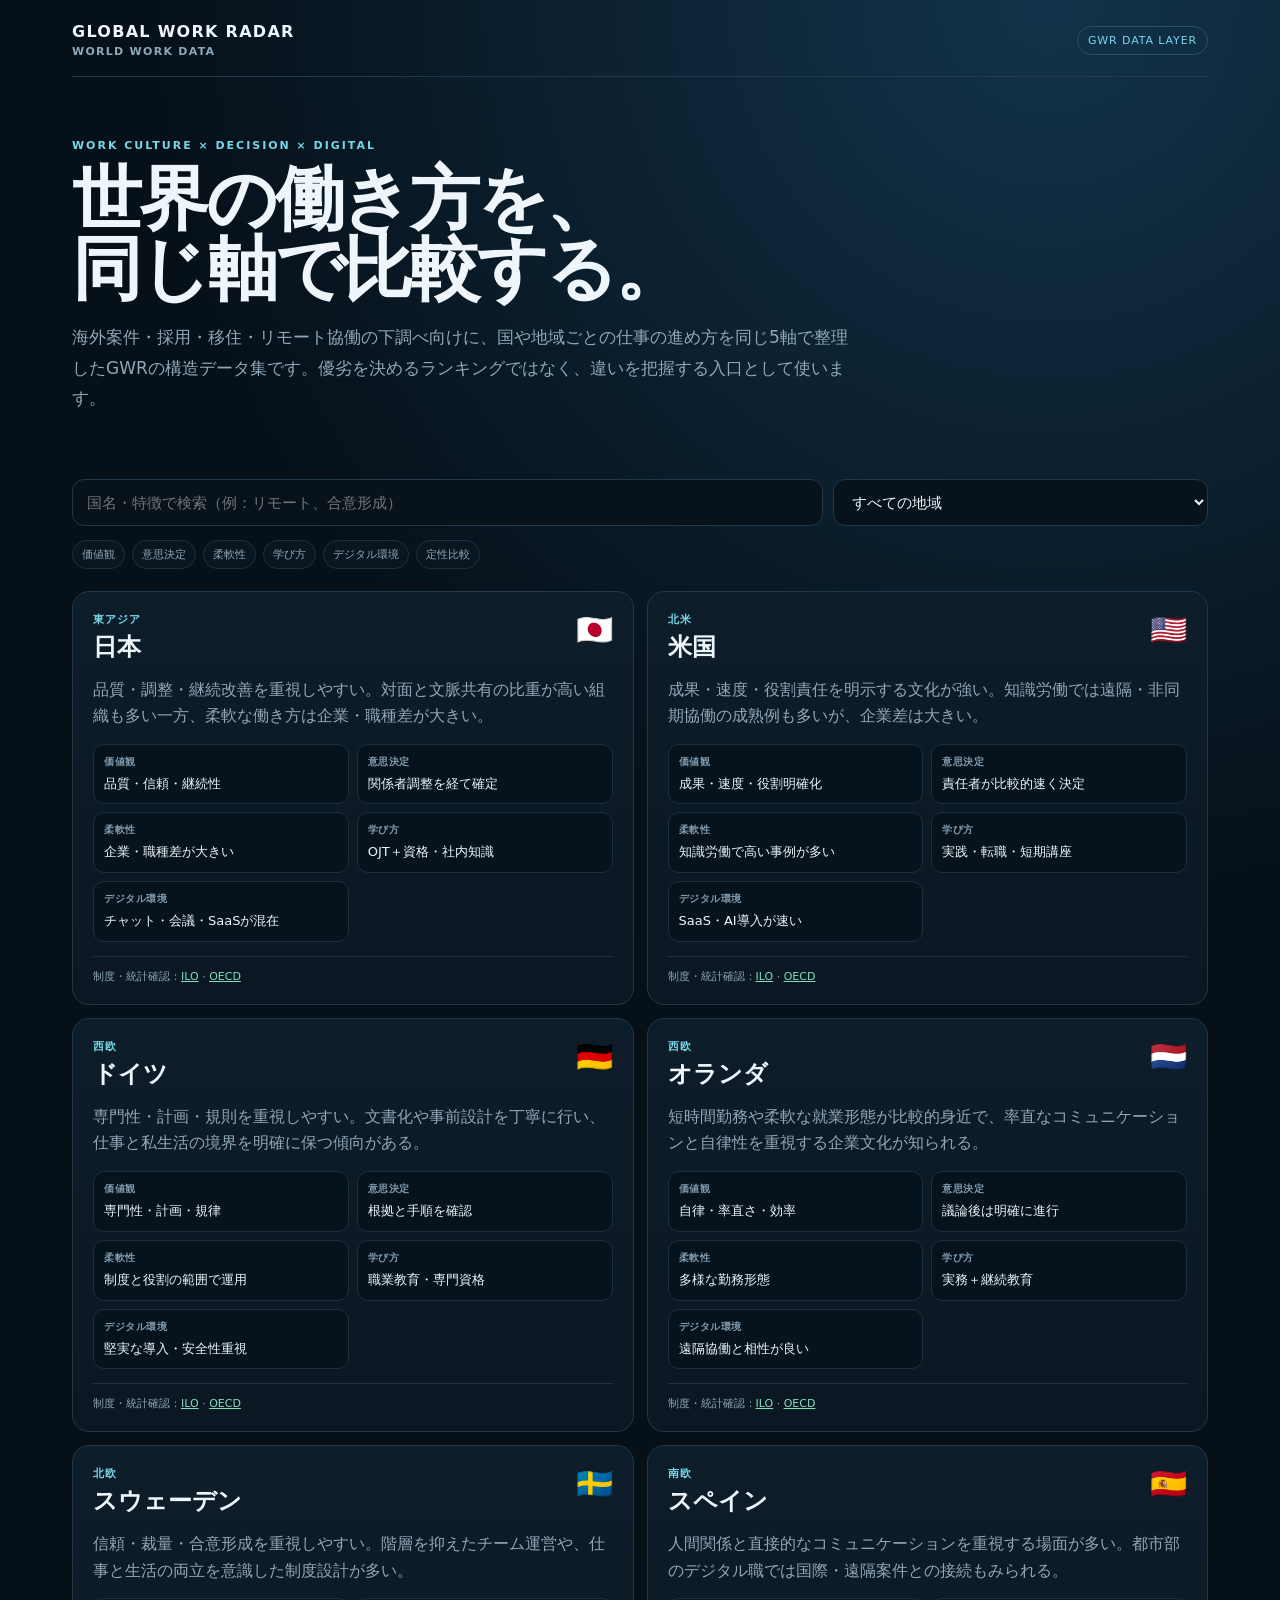
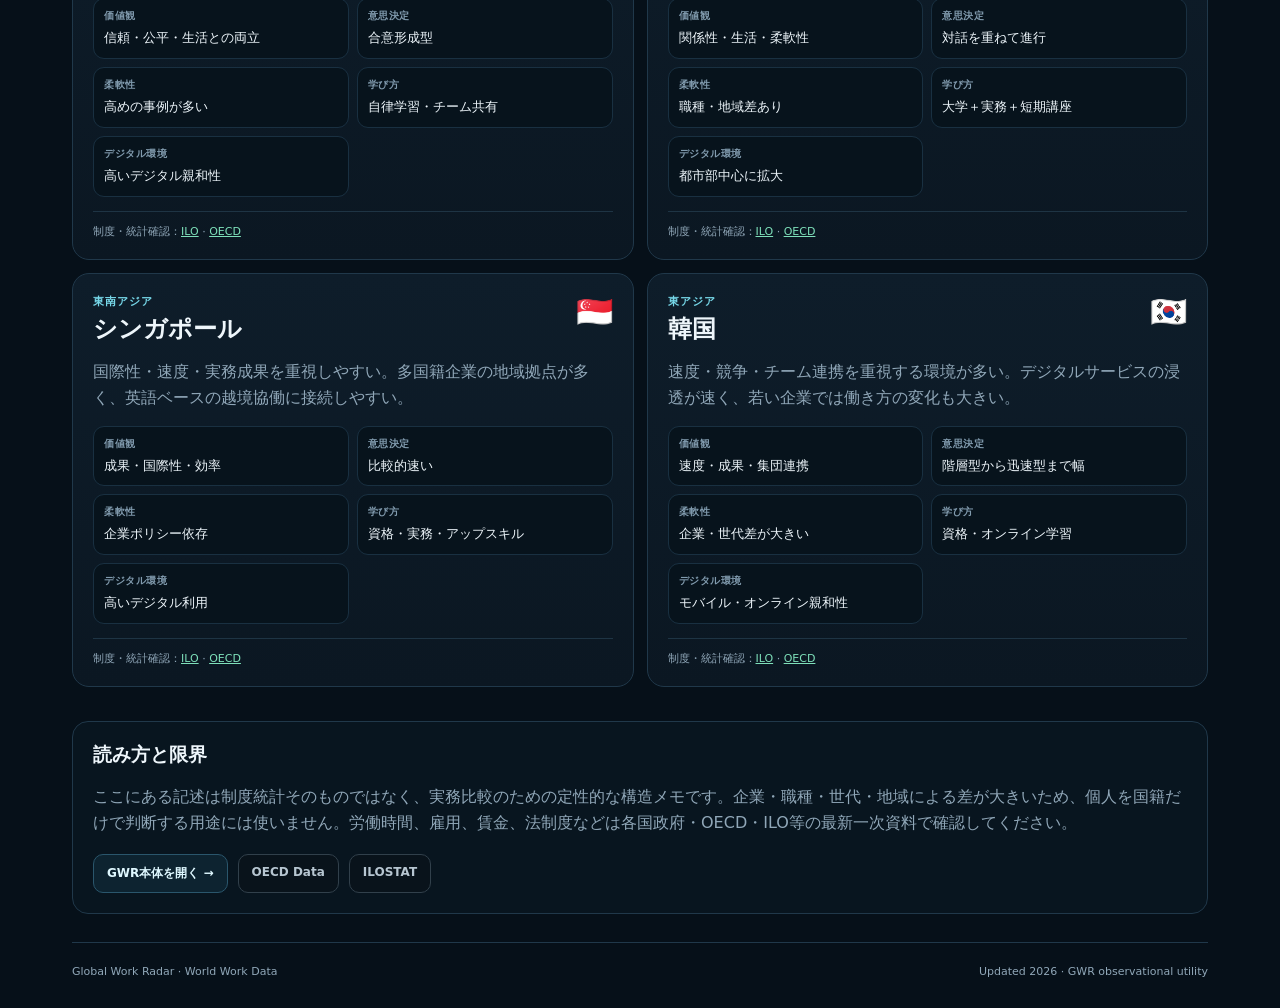
<file: gwr-world-work-data/index.html>
<!doctype html>
<html lang="ja">
<head>
<meta charset="utf-8"><meta name="viewport" content="width=device-width,initial-scale=1,viewport-fit=cover">
<title>World Work Data | Global Work Radar</title>
<meta name="description" content="Global Work Radarによる世界の働き方構造データ集。国・地域ごとの仕事の進め方、柔軟性、意思決定、学び方、デジタル環境を同じ軸で比較します。">
<meta name="robots" content="index,follow,max-image-preview:large"><link rel="canonical" href="https://gwr-world-work-data.pages.dev/">
<meta name="theme-color" content="#061019">
<style>
:root{--bg:#061019;--panel:#0b1722;--panel2:#0e1d2a;--line:#20384a;--txt:#eef6fb;--muted:#90a7b8;--cyan:#76d7e8;--green:#7ee0ba;--gold:#e8c36a}*{box-sizing:border-box}html{background:var(--bg);color:var(--txt);font-family:Inter,system-ui,-apple-system,BlinkMacSystemFont,"Segoe UI",sans-serif}body{margin:0;background:radial-gradient(circle at 82% 0,#12334a 0,transparent 32%),var(--bg)}a{color:inherit}.wrap{max-width:1180px;margin:auto;padding:22px}.top{display:flex;justify-content:space-between;align-items:center;gap:14px;padding-bottom:18px;border-bottom:1px solid var(--line)}.brand{font-weight:900;letter-spacing:.08em}.brand small{display:block;color:var(--muted);font-size:11px;font-weight:600;margin-top:4px}.badge{font-size:11px;letter-spacing:.08em;color:var(--cyan);border:1px solid #285169;padding:7px 10px;border-radius:999px}.hero{padding:62px 0 30px;max-width:900px}.eyebrow{font-size:11px;letter-spacing:.18em;font-weight:900;color:var(--cyan)}h1{font-size:clamp(38px,6vw,70px);line-height:1;margin:12px 0 18px;letter-spacing:-.045em}.hero p{font-size:17px;line-height:1.8;color:var(--muted);max-width:780px}.controls{display:grid;grid-template-columns:1.4fr .7fr;gap:10px;margin:18px 0 14px}.controls input,.controls select{width:100%;background:#07121b;border:1px solid var(--line);border-radius:12px;color:var(--txt);padding:13px 14px;font-size:15px}.meta{display:flex;gap:7px;flex-wrap:wrap;margin-bottom:22px}.meta span{font-size:11px;color:var(--muted);border:1px solid #1c3242;background:#091620;border-radius:999px;padding:6px 9px}.grid{display:grid;grid-template-columns:repeat(2,minmax(0,1fr));gap:13px}.card{border:1px solid var(--line);background:linear-gradient(180deg,var(--panel2),var(--panel));border-radius:17px;padding:20px}.head{display:flex;justify-content:space-between;gap:10px;align-items:start}.flag{font-size:30px}.region{color:var(--cyan);font-size:11px;letter-spacing:.1em;font-weight:800}.card h2{font-size:24px;margin:4px 0 0}.summary{color:var(--muted);line-height:1.65;margin:14px 0}.facts{display:grid;grid-template-columns:1fr 1fr;gap:8px}.fact{border:1px solid #193041;background:#07131c;border-radius:11px;padding:10px}.fact b{display:block;color:#819bae;font-size:10px;letter-spacing:.05em;margin-bottom:4px}.fact span{font-size:13px;line-height:1.45}.source{border-top:1px solid #1e3444;margin-top:14px;padding-top:12px;font-size:11px;color:var(--muted)}.source a{color:var(--green)}.method{margin-top:34px;border:1px solid var(--line);background:#08151f;border-radius:16px;padding:20px}.method h3{margin:0 0 8px}.method p,.method li{color:var(--muted);line-height:1.65}.cta{display:flex;gap:10px;flex-wrap:wrap;margin-top:17px}.btn{display:inline-flex;text-decoration:none;border:1px solid #2a566c;border-radius:10px;padding:10px 13px;color:#dff8ff;background:#0d2330;font-size:12px;font-weight:800}.btn.alt{border-color:#31404b;background:#09131b;color:#b7c6d1}.footer{display:flex;justify-content:space-between;gap:10px;border-top:1px solid var(--line);margin-top:28px;padding:22px 0 8px;color:var(--muted);font-size:11px}.empty{grid-column:1/-1;padding:38px;text-align:center;color:var(--muted);border:1px dashed var(--line);border-radius:14px}@media(max-width:760px){.grid,.controls{grid-template-columns:1fr}.facts{grid-template-columns:1fr}.hero{padding-top:42px}.footer{display:block}.footer span{display:block;margin-top:6px}}
</style>
</head>
<body><div class="wrap">
<header class="top"><div class="brand">GLOBAL WORK RADAR<small>WORLD WORK DATA</small></div><span class="badge">GWR DATA LAYER</span></header>
<section class="hero"><div class="eyebrow">WORK CULTURE × DECISION × DIGITAL</div><h1>世界の働き方を、<br>同じ軸で比較する。</h1><p>海外案件・採用・移住・リモート協働の下調べ向けに、国や地域ごとの仕事の進め方を同じ5軸で整理したGWRの構造データ集です。優劣を決めるランキングではなく、違いを把握する入口として使います。</p></section>
<div class="controls"><input id="q" type="search" placeholder="国名・特徴で検索（例：リモート、合意形成）"><select id="region"><option value="all">すべての地域</option><option>東アジア</option><option>北米</option><option>西欧</option><option>北欧</option><option>南欧</option><option>東南アジア</option></select></div>
<div class="meta"><span>価値観</span><span>意思決定</span><span>柔軟性</span><span>学び方</span><span>デジタル環境</span><span>定性比較</span></div>
<main id="grid" class="grid"></main>
<section class="method"><h3>読み方と限界</h3><p>ここにある記述は制度統計そのものではなく、実務比較のための定性的な構造メモです。企業・職種・世代・地域による差が大きいため、個人を国籍だけで判断する用途には使いません。労働時間、雇用、賃金、法制度などは各国政府・OECD・ILO等の最新一次資料で確認してください。</p><div class="cta"><a class="btn" href="https://global-work-radar.pages.dev/">GWR本体を開く →</a><a class="btn alt" href="https://stats.oecd.org/" target="_blank" rel="noopener">OECD Data</a><a class="btn alt" href="https://ilostat.ilo.org/" target="_blank" rel="noopener">ILOSTAT</a></div></section>
<footer class="footer"><span>Global Work Radar · World Work Data</span><span>Updated 2026 · GWR observational utility</span></footer>
</div>
<script>
const data=[
{flag:'🇯🇵',country:'日本',region:'東アジア',summary:'品質・調整・継続改善を重視しやすい。対面と文脈共有の比重が高い組織も多い一方、柔軟な働き方は企業・職種差が大きい。',facts:{価値観:'品質・信頼・継続性',意思決定:'関係者調整を経て確定',柔軟性:'企業・職種差が大きい',学び方:'OJT＋資格・社内知識',デジタル環境:'チャット・会議・SaaSが混在'}},
{flag:'🇺🇸',country:'米国',region:'北米',summary:'成果・速度・役割責任を明示する文化が強い。知識労働では遠隔・非同期協働の成熟例も多いが、企業差は大きい。',facts:{価値観:'成果・速度・役割明確化',意思決定:'責任者が比較的速く決定',柔軟性:'知識労働で高い事例が多い',学び方:'実践・転職・短期講座',デジタル環境:'SaaS・AI導入が速い'}},
{flag:'🇩🇪',country:'ドイツ',region:'西欧',summary:'専門性・計画・規則を重視しやすい。文書化や事前設計を丁寧に行い、仕事と私生活の境界を明確に保つ傾向がある。',facts:{価値観:'専門性・計画・規律',意思決定:'根拠と手順を確認',柔軟性:'制度と役割の範囲で運用',学び方:'職業教育・専門資格',デジタル環境:'堅実な導入・安全性重視'}},
{flag:'🇳🇱',country:'オランダ',region:'西欧',summary:'短時間勤務や柔軟な就業形態が比較的身近で、率直なコミュニケーションと自律性を重視する企業文化が知られる。',facts:{価値観:'自律・率直さ・効率',意思決定:'議論後は明確に進行',柔軟性:'多様な勤務形態',学び方:'実務＋継続教育',デジタル環境:'遠隔協働と相性が良い'}},
{flag:'🇸🇪',country:'スウェーデン',region:'北欧',summary:'信頼・裁量・合意形成を重視しやすい。階層を抑えたチーム運営や、仕事と生活の両立を意識した制度設計が多い。',facts:{価値観:'信頼・公平・生活との両立',意思決定:'合意形成型',柔軟性:'高めの事例が多い',学び方:'自律学習・チーム共有',デジタル環境:'高いデジタル親和性'}},
{flag:'🇪🇸',country:'スペイン',region:'南欧',summary:'人間関係と直接的なコミュニケーションを重視する場面が多い。都市部のデジタル職では国際・遠隔案件との接続もみられる。',facts:{価値観:'関係性・生活・柔軟性',意思決定:'対話を重ねて進行',柔軟性:'職種・地域差あり',学び方:'大学＋実務＋短期講座',デジタル環境:'都市部中心に拡大'}},
{flag:'🇸🇬',country:'シンガポール',region:'東南アジア',summary:'国際性・速度・実務成果を重視しやすい。多国籍企業の地域拠点が多く、英語ベースの越境協働に接続しやすい。',facts:{価値観:'成果・国際性・効率',意思決定:'比較的速い',柔軟性:'企業ポリシー依存',学び方:'資格・実務・アップスキル',デジタル環境:'高いデジタル利用'}},
{flag:'🇰🇷',country:'韓国',region:'東アジア',summary:'速度・競争・チーム連携を重視する環境が多い。デジタルサービスの浸透が速く、若い企業では働き方の変化も大きい。',facts:{価値観:'速度・成果・集団連携',意思決定:'階層型から迅速型まで幅',柔軟性:'企業・世代差が大きい',学び方:'資格・オンライン学習',デジタル環境:'モバイル・オンライン親和性'}}
];
const grid=document.getElementById('grid'),q=document.getElementById('q'),region=document.getElementById('region');
function esc(s){return String(s).replace(/[&<>"']/g,m=>({'&':'&amp;','<':'&lt;','>':'&gt;','"':'&quot;',"'":'&#39;'}[m]))}
function render(){const term=q.value.trim().toLowerCase(),r=region.value;const rows=data.filter(x=>(r==='all'||x.region===r)&&(!term||JSON.stringify(x).toLowerCase().includes(term)));grid.innerHTML=rows.length?rows.map(x=>`<article class="card"><div class="head"><div><div class="region">${esc(x.region)}</div><h2>${esc(x.country)}</h2></div><div class="flag">${x.flag}</div></div><p class="summary">${esc(x.summary)}</p><div class="facts">${Object.entries(x.facts).map(([k,v])=>`<div class="fact"><b>${esc(k)}</b><span>${esc(v)}</span></div>`).join('')}</div><div class="source">制度・統計確認：<a href="https://ilostat.ilo.org/" target="_blank" rel="noopener">ILO</a> · <a href="https://stats.oecd.org/" target="_blank" rel="noopener">OECD</a></div></article>`).join(''):`<div class="empty">条件に一致する国がありません。</div>`}
q.addEventListener('input',render);region.addEventListener('change',render);render();
</script></body></html>
</file>
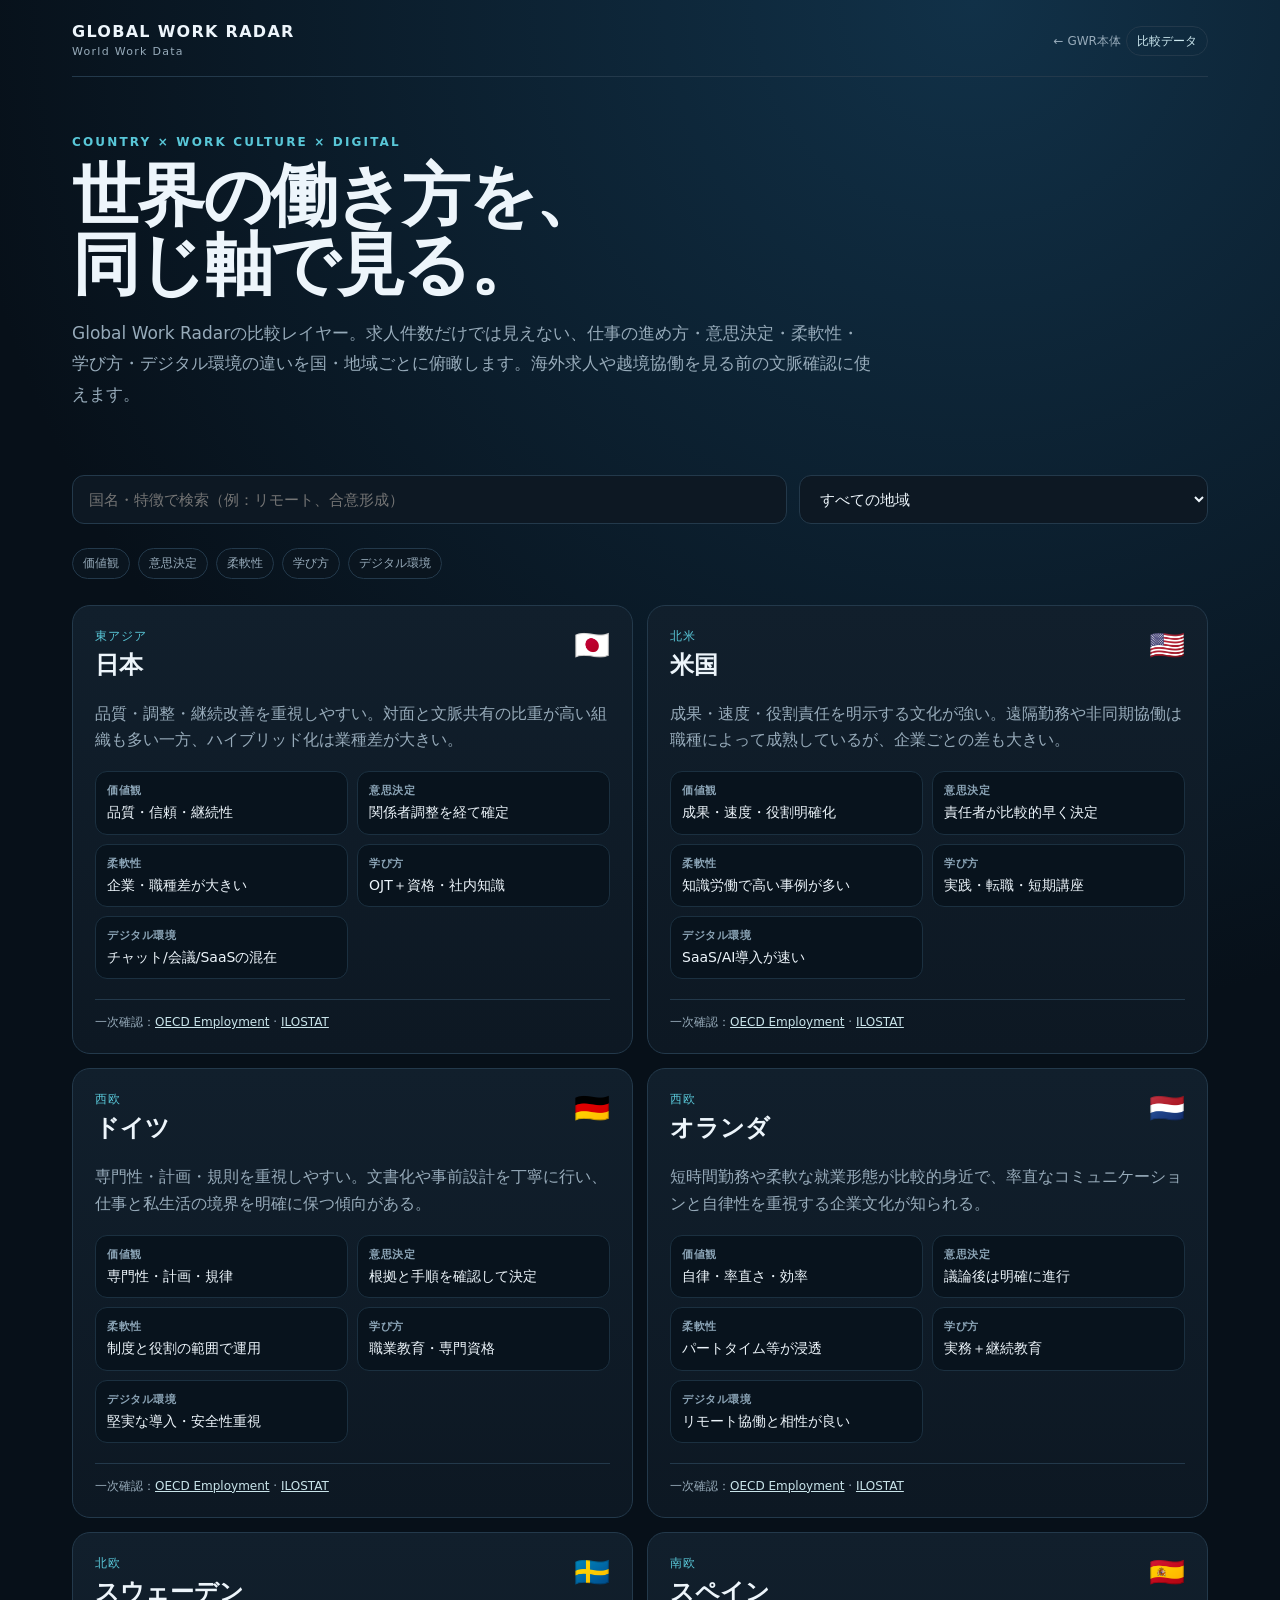
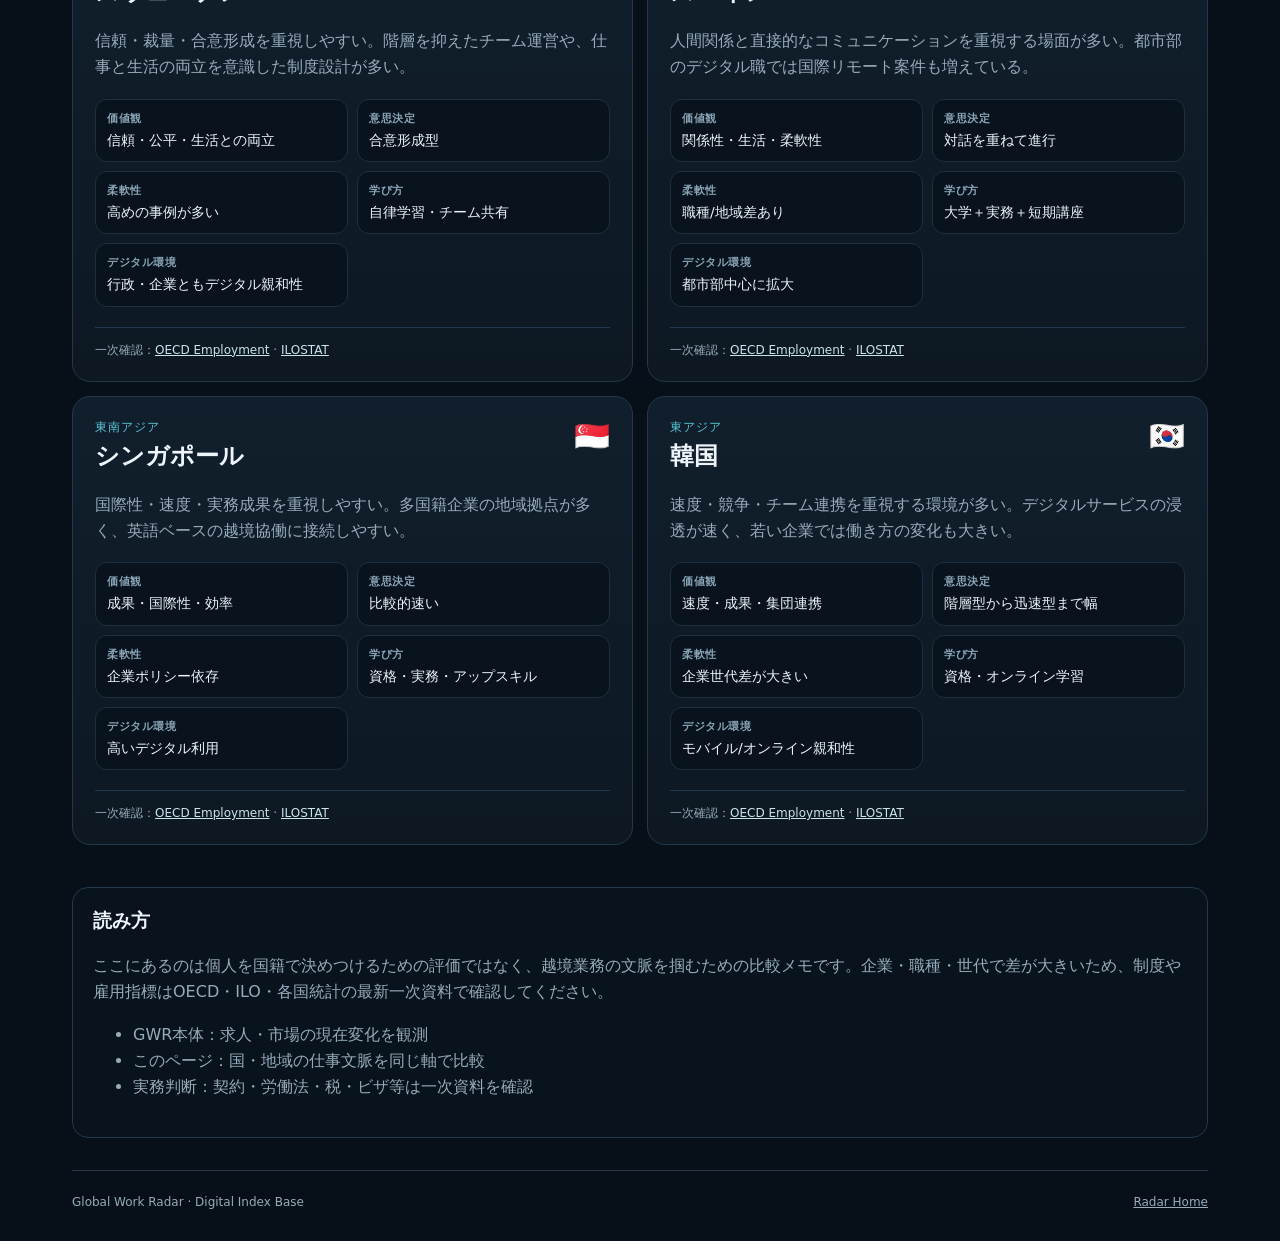
<file: world-work-data.html>
<!doctype html>
<html lang="ja">
<head>
<meta charset="utf-8"><meta name="viewport" content="width=device-width,initial-scale=1,viewport-fit=cover">
<title>世界の働き方データ | Global Work Radar</title>
<meta name="description" content="Global Work Radarの国・地域別ワークスタイル比較。仕事文化、意思決定、柔軟性、学習、デジタル環境を同じ軸で見る。">
<meta name="robots" content="index,follow"><link rel="canonical" href="https://global-work-radar.pages.dev/world-work-data.html"><meta name="theme-color" content="#071019">
<style>
:root{--bg:#071019;--panel:#0d1823;--panel2:#111f2c;--line:#23394b;--txt:#edf5fb;--muted:#97abba;--accent:#59c7d8;--accent2:#8ae2b6}*{box-sizing:border-box}html{background:var(--bg);color:var(--txt);font-family:Inter,system-ui,-apple-system,BlinkMacSystemFont,"Segoe UI",sans-serif}body{margin:0;background:radial-gradient(circle at 76% 0,#113148 0,transparent 34%),var(--bg)}a{color:inherit}.wrap{max-width:1180px;margin:auto;padding:22px}.top{display:flex;justify-content:space-between;align-items:center;gap:16px;border-bottom:1px solid var(--line);padding-bottom:18px}.brand{font-weight:850;letter-spacing:.08em}.brand small{display:block;font-size:11px;color:var(--muted);font-weight:500;margin-top:4px}.badge{font-size:12px;border:1px solid var(--line);padding:7px 10px;border-radius:999px;color:#cce8ef}.back{font-size:12px;color:var(--muted);text-decoration:none}.hero{padding:58px 0 28px;max-width:920px}.eyebrow{font-size:12px;letter-spacing:.18em;color:var(--accent);font-weight:800}.hero h1{font-size:clamp(36px,6vw,68px);line-height:1.02;margin:12px 0 18px;letter-spacing:-.04em}.hero p{color:var(--muted);font-size:17px;line-height:1.8;max-width:800px}.controls{display:grid;grid-template-columns:1.4fr .8fr;gap:12px;margin:20px 0 24px}.controls input,.controls select{width:100%;background:var(--panel);border:1px solid var(--line);color:var(--txt);border-radius:12px;padding:14px 16px;font-size:15px}.legend{display:flex;gap:8px;flex-wrap:wrap;margin-bottom:26px}.chip{border:1px solid var(--line);background:#0a151f;color:var(--muted);border-radius:999px;padding:6px 10px;font-size:12px}.grid{display:grid;grid-template-columns:repeat(2,minmax(0,1fr));gap:14px}.card{border:1px solid var(--line);background:linear-gradient(180deg,var(--panel2),var(--panel));border-radius:18px;padding:22px}.card-head{display:flex;justify-content:space-between;gap:12px;align-items:start}.flag{font-size:29px}.card h2{font-size:24px;margin:4px 0 6px}.region{font-size:12px;color:var(--accent);letter-spacing:.08em}.summary{color:var(--muted);line-height:1.65;margin:14px 0 18px}.facts{display:grid;grid-template-columns:1fr 1fr;gap:9px}.fact{background:#08131d;border:1px solid #1b3040;border-radius:12px;padding:11px}.fact b{display:block;font-size:11px;color:#8ba4b6;letter-spacing:.05em;margin-bottom:4px}.fact span{font-size:14px;line-height:1.45}.sources{margin-top:20px;padding-top:14px;border-top:1px solid var(--line);font-size:12px;color:var(--muted)}.sources a{color:#c9e4ea}.method{margin:42px 0 10px;border:1px solid var(--line);background:#08131d;border-radius:16px;padding:20px}.method h3{margin-top:0}.method p,.method li{color:var(--muted);line-height:1.65}.footer{display:flex;justify-content:space-between;gap:12px;color:var(--muted);font-size:12px;border-top:1px solid var(--line);padding:24px 0 10px;margin-top:32px}.empty{grid-column:1/-1;padding:42px;text-align:center;color:var(--muted);border:1px dashed var(--line);border-radius:16px}@media(max-width:760px){.grid,.controls{grid-template-columns:1fr}.facts{grid-template-columns:1fr}.hero{padding-top:42px}.footer{display:block}.footer span{display:block;margin-top:7px}}
</style>
</head>
<body><div class="wrap">
<header class="top"><div class="brand">GLOBAL WORK RADAR<small>World Work Data</small></div><div><a class="back" href="./">← GWR本体</a> <span class="badge">比較データ</span></div></header>
<section class="hero"><div class="eyebrow">COUNTRY × WORK CULTURE × DIGITAL</div><h1>世界の働き方を、<br>同じ軸で見る。</h1><p>Global Work Radarの比較レイヤー。求人件数だけでは見えない、仕事の進め方・意思決定・柔軟性・学び方・デジタル環境の違いを国・地域ごとに俯瞰します。海外求人や越境協働を見る前の文脈確認に使えます。</p></section>
<div class="controls"><input id="q" type="search" placeholder="国名・特徴で検索（例：リモート、合意形成）"><select id="region"><option value="all">すべての地域</option><option>東アジア</option><option>北米</option><option>西欧</option><option>北欧</option><option>南欧</option><option>東南アジア</option></select></div>
<div class="legend"><span class="chip">価値観</span><span class="chip">意思決定</span><span class="chip">柔軟性</span><span class="chip">学び方</span><span class="chip">デジタル環境</span></div><main id="grid" class="grid"></main>
<section class="method"><h3>読み方</h3><p>ここにあるのは個人を国籍で決めつけるための評価ではなく、越境業務の文脈を掴むための比較メモです。企業・職種・世代で差が大きいため、制度や雇用指標はOECD・ILO・各国統計の最新一次資料で確認してください。</p><ul><li>GWR本体：求人・市場の現在変化を観測</li><li>このページ：国・地域の仕事文脈を同じ軸で比較</li><li>実務判断：契約・労働法・税・ビザ等は一次資料を確認</li></ul></section>
<footer class="footer"><span>Global Work Radar · Digital Index Base</span><span><a href="./">Radar Home</a></span></footer></div>
<script>
const data=[
{flag:'🇯🇵',country:'日本',region:'東アジア',summary:'品質・調整・継続改善を重視しやすい。対面と文脈共有の比重が高い組織も多い一方、ハイブリッド化は業種差が大きい。',facts:{'価値観':'品質・信頼・継続性','意思決定':'関係者調整を経て確定','柔軟性':'企業・職種差が大きい','学び方':'OJT＋資格・社内知識','デジタル環境':'チャット/会議/SaaSの混在'}},
{flag:'🇺🇸',country:'米国',region:'北米',summary:'成果・速度・役割責任を明示する文化が強い。遠隔勤務や非同期協働は職種によって成熟しているが、企業ごとの差も大きい。',facts:{'価値観':'成果・速度・役割明確化','意思決定':'責任者が比較的早く決定','柔軟性':'知識労働で高い事例が多い','学び方':'実践・転職・短期講座','デジタル環境':'SaaS/AI導入が速い'}},
{flag:'🇩🇪',country:'ドイツ',region:'西欧',summary:'専門性・計画・規則を重視しやすい。文書化や事前設計を丁寧に行い、仕事と私生活の境界を明確に保つ傾向がある。',facts:{'価値観':'専門性・計画・規律','意思決定':'根拠と手順を確認して決定','柔軟性':'制度と役割の範囲で運用','学び方':'職業教育・専門資格','デジタル環境':'堅実な導入・安全性重視'}},
{flag:'🇳🇱',country:'オランダ',region:'西欧',summary:'短時間勤務や柔軟な就業形態が比較的身近で、率直なコミュニケーションと自律性を重視する企業文化が知られる。',facts:{'価値観':'自律・率直さ・効率','意思決定':'議論後は明確に進行','柔軟性':'パートタイム等が浸透','学び方':'実務＋継続教育','デジタル環境':'リモート協働と相性が良い'}},
{flag:'🇸🇪',country:'スウェーデン',region:'北欧',summary:'信頼・裁量・合意形成を重視しやすい。階層を抑えたチーム運営や、仕事と生活の両立を意識した制度設計が多い。',facts:{'価値観':'信頼・公平・生活との両立','意思決定':'合意形成型','柔軟性':'高めの事例が多い','学び方':'自律学習・チーム共有','デジタル環境':'行政・企業ともデジタル親和性'}},
{flag:'🇪🇸',country:'スペイン',region:'南欧',summary:'人間関係と直接的なコミュニケーションを重視する場面が多い。都市部のデジタル職では国際リモート案件も増えている。',facts:{'価値観':'関係性・生活・柔軟性','意思決定':'対話を重ねて進行','柔軟性':'職種/地域差あり','学び方':'大学＋実務＋短期講座','デジタル環境':'都市部中心に拡大'}},
{flag:'🇸🇬',country:'シンガポール',region:'東南アジア',summary:'国際性・速度・実務成果を重視しやすい。多国籍企業の地域拠点が多く、英語ベースの越境協働に接続しやすい。',facts:{'価値観':'成果・国際性・効率','意思決定':'比較的速い','柔軟性':'企業ポリシー依存','学び方':'資格・実務・アップスキル','デジタル環境':'高いデジタル利用'}},
{flag:'🇰🇷',country:'韓国',region:'東アジア',summary:'速度・競争・チーム連携を重視する環境が多い。デジタルサービスの浸透が速く、若い企業では働き方の変化も大きい。',facts:{'価値観':'速度・成果・集団連携','意思決定':'階層型から迅速型まで幅','柔軟性':'企業世代差が大きい','学び方':'資格・オンライン学習','デジタル環境':'モバイル/オンライン親和性'}}];
const grid=document.getElementById('grid'),q=document.getElementById('q'),region=document.getElementById('region');function esc(s){return String(s).replace(/[&<>"']/g,m=>({'&':'&amp;','<':'&lt;','>':'&gt;','"':'&quot;',"'":'&#39;'}[m]))}function render(){const term=q.value.trim().toLowerCase(),r=region.value;const rows=data.filter(x=>(r==='all'||x.region===r)&&(!term||JSON.stringify(x).toLowerCase().includes(term)));grid.innerHTML=rows.length?rows.map(x=>`<article class="card"><div class="card-head"><div><div class="region">${esc(x.region)}</div><h2>${esc(x.country)}</h2></div><div class="flag">${x.flag}</div></div><p class="summary">${esc(x.summary)}</p><div class="facts">${Object.entries(x.facts).map(([k,v])=>`<div class="fact"><b>${esc(k)}</b><span>${esc(v)}</span></div>`).join('')}</div><div class="sources">一次確認：<a href="https://www.oecd.org/employment/" target="_blank" rel="noopener">OECD Employment</a> · <a href="https://ilostat.ilo.org/" target="_blank" rel="noopener">ILOSTAT</a></div></article>`).join(''):`<div class="empty">条件に一致する国がありません。</div>`}q.addEventListener('input',render);region.addEventListener('change',render);render();
</script></body></html>
</file>
<file: styles.css>
:root{
  --bg:#080b0f;
  --bg-soft:#0b1016;
  --panel:#0f151d;
  --panel-2:#121a24;
  --panel-3:#0b1118;
  --text:#f3f6f8;
  --muted:#8d98a5;
  --muted-2:#606b77;
  --line:#222c36;
  --line-2:#303c48;
  --accent:#8de6c0;
  --accent-2:#7db5ff;
  --warm:#e6c97b;
  --danger:#ef9a8f;
  --max:1280px;
  --radius:18px;
  --shadow:0 24px 70px rgba(0,0,0,.28);
}

*{box-sizing:border-box}
html{scroll-behavior:smooth;background:var(--bg)}
body{margin:0;min-height:100vh;background:linear-gradient(180deg,#080b0f 0%,#0a0f15 58%,#080b0f 100%);color:var(--text);font-family:Inter,'Noto Sans JP',system-ui,sans-serif;overflow-x:hidden}
body:before{content:"";position:fixed;inset:0;pointer-events:none;z-index:-1;background-image:linear-gradient(rgba(255,255,255,.018) 1px,transparent 1px),linear-gradient(90deg,rgba(255,255,255,.018) 1px,transparent 1px);background-size:40px 40px;mask-image:linear-gradient(to bottom,#000 0%,rgba(0,0,0,.35) 55%,transparent 92%)}
::selection{background:rgba(141,230,192,.25);color:#fff}
a{color:inherit}
button,input,select{font:inherit}
button{cursor:pointer}

.site-header{position:sticky;top:0;z-index:50;height:68px;display:grid;grid-template-columns:1fr auto 1fr;align-items:center;gap:28px;padding:0 max(20px,calc((100vw - var(--max))/2));border-bottom:1px solid rgba(255,255,255,.06);background:rgba(8,11,15,.86);backdrop-filter:blur(22px) saturate(1.2)}
.brand{display:flex;align-items:center;gap:11px;width:max-content;text-decoration:none}.brand-mark{position:relative;width:32px;height:32px;border:1px solid #42505d;border-radius:50%;display:grid;place-items:center}.brand-mark:before,.brand-mark:after{content:"";position:absolute;border:1px solid #2a3540;border-radius:50%}.brand-mark:before{width:20px;height:20px}.brand-mark:after{width:8px;height:8px}.brand-mark span{position:absolute;width:6px;height:6px;border-radius:50%;background:var(--accent);right:1px;top:4px;box-shadow:0 0 14px rgba(141,230,192,.75)}.brand-copy{display:flex;flex-direction:column;gap:2px}.brand-copy strong{font-size:13px;letter-spacing:-.01em}.brand-copy small{font-size:8px;letter-spacing:.13em;color:#6f7c89}
.site-header nav{display:flex;gap:26px}.site-header nav a{text-decoration:none;color:#98a3ae;font-size:11px;font-weight:700}.site-header nav a:hover{color:#fff}.header-cta{justify-self:end;display:inline-flex;align-items:center;gap:8px;padding:8px 11px;border:1px solid #2a3540;border-radius:999px;background:#0d131a;text-decoration:none;color:#b9c4ce;font-size:10px;font-weight:800}.live-dot{display:inline-block;width:7px;height:7px;border-radius:50%;background:var(--accent);box-shadow:0 0 0 5px rgba(141,230,192,.08),0 0 14px rgba(141,230,192,.5);animation:livePulse 2.2s ease-in-out infinite}@keyframes livePulse{50%{box-shadow:0 0 0 9px rgba(141,230,192,0),0 0 18px rgba(141,230,192,.7)}}

.daily-hero{max-width:var(--max);margin:0 auto;padding:28px 24px 0}.hero-topline{display:flex;align-items:center;justify-content:space-between;gap:20px;padding:12px 0 18px;border-bottom:1px solid var(--line)}.today-stamp{display:flex;align-items:center;gap:12px}.today-stamp>div{display:flex;align-items:baseline;gap:10px}.today-stamp small,.return-note span{font-size:9px;font-weight:800;letter-spacing:.15em;color:#6f7c88}.today-stamp strong{font-size:13px}.return-note{display:flex;align-items:center;gap:12px}.return-note p{margin:0;color:#737f8b;font-size:10px}
.hero-grid{display:grid;grid-template-columns:minmax(0,1.2fr) minmax(340px,.8fr);gap:54px;align-items:center;padding:60px 0 38px}.eyebrow,.kicker{display:block;margin:0;color:#7f93a6;font-size:9px;font-weight:800;letter-spacing:.18em;text-transform:uppercase}.hero-copy-wrap h1{max-width:760px;margin:14px 0 22px;font-size:clamp(48px,6.6vw,84px);line-height:.98;letter-spacing:-.065em}.hero-copy-wrap h1 span{color:#aeb9c3}.hero-copy{max-width:700px;margin:0;color:#919daa;font-size:15px;line-height:1.9}.hero-copy strong{color:#dfe5ea;font-weight:600}.daily-route{display:grid;grid-template-columns:repeat(3,1fr);gap:8px;margin-top:30px}.daily-route a{display:flex;align-items:center;gap:11px;padding:12px;border:1px solid var(--line);border-radius:12px;background:#0b1117;text-decoration:none;transition:.18s}.daily-route a:hover{transform:translateY(-2px);border-color:#394653;background:#0f161e}.daily-route b{display:grid;place-items:center;min-width:27px;height:27px;border:1px solid #36414d;border-radius:8px;color:var(--accent);font-size:8px}.daily-route span{font-size:9px;font-weight:800;letter-spacing:.08em}.daily-route small{display:block;margin-top:3px;color:#687582;font-size:9px;font-weight:500;letter-spacing:0}
.daily-console{border:1px solid var(--line-2);border-radius:22px;background:linear-gradient(145deg,#111821,#0b1016);box-shadow:var(--shadow);overflow:hidden}.console-head{display:flex;align-items:center;justify-content:space-between;padding:14px 16px;border-bottom:1px solid var(--line);color:#778491;font-size:8px;font-weight:800;letter-spacing:.15em}.console-head>span:last-child{display:flex;align-items:center;gap:7px;color:#83bda6}.console-head i{width:5px;height:5px;border-radius:50%;background:var(--accent)}.console-main{position:relative;min-height:278px;display:grid;place-items:center;padding:26px;overflow:hidden}.console-orbit{position:absolute;width:210px;height:210px;border:1px solid #2b3640;border-radius:50%}.console-orbit:before,.console-orbit:after{content:"";position:absolute;inset:24px;border:1px solid #222c36;border-radius:50%}.console-orbit:after{inset:58px}.console-orbit i{position:absolute;width:5px;height:5px;border-radius:50%;background:var(--accent-2);box-shadow:0 0 10px rgba(125,181,255,.7)}.console-orbit i:nth-child(1){top:33px;right:32px}.console-orbit i:nth-child(2){bottom:42px;left:18px;background:var(--accent)}.console-orbit i:nth-child(3){bottom:18px;right:69px;background:var(--warm)}.console-orbit b{position:absolute;left:50%;top:50%;width:1px;height:104px;transform-origin:bottom;transform:translate(-50%,-100%);background:linear-gradient(to top,var(--accent),transparent);animation:sweep 5s linear infinite}@keyframes sweep{to{transform:translate(-50%,-100%) rotate(360deg)}}.console-copy{position:relative;z-index:2;text-align:center;padding-top:4px}.console-copy small{color:#64717d;font-size:8px;letter-spacing:.15em}.console-copy strong{display:block;margin:8px 0 5px;font-size:22px;letter-spacing:-.03em}.console-copy p{margin:0;color:#778491;font-size:9px}.console-foot{display:grid;grid-template-columns:repeat(3,1fr);border-top:1px solid var(--line)}.console-foot span{padding:12px;border-right:1px solid var(--line)}.console-foot span:last-child{border-right:0}.console-foot small{display:block;color:#5f6b77;font-size:7px;letter-spacing:.12em}.console-foot b{display:block;margin-top:4px;color:#aeb8c2;font-size:9px}

.market-board{padding:22px 0 48px}.board-head,.zone-head,.section-head{display:flex;align-items:end;justify-content:space-between;gap:26px;margin-bottom:18px}.board-head h2,.zone-head h2,.section-head h2,.search-copy h2,.principles h2{margin:8px 0 0;font-size:clamp(27px,3.5vw,44px);line-height:1.04;letter-spacing:-.05em}.board-link{display:inline-flex;align-items:center;gap:9px;text-decoration:none;color:#aeb8c2;font-size:10px;font-weight:700}.board-link span{color:var(--accent)}
.metrics{display:grid;grid-template-columns:repeat(4,1fr);border:1px solid var(--line);border-radius:16px;overflow:hidden;background:#0c1218}.metric-card{position:relative;min-height:132px;padding:18px;border-right:1px solid var(--line);background:linear-gradient(180deg,rgba(255,255,255,.012),transparent)}.metric-card:last-child{border-right:0}.metric-card.featured{background:linear-gradient(145deg,rgba(141,230,192,.07),rgba(255,255,255,.01))}.metric-card span{display:block;color:#677480;font-size:8px;font-weight:800;letter-spacing:.14em}.metric-card strong{display:block;margin:12px 0 4px;font-size:38px;line-height:1;letter-spacing:-.055em;font-weight:700}.metric-card small{color:#66727e;font-size:9px}.featured strong{color:#b9f0d8}.freshness-card strong{color:#c8d7e6}.market-rule{display:flex;align-items:center;justify-content:space-between;gap:24px;margin-top:9px;padding:11px 14px;border:1px solid var(--line);border-radius:11px;background:#0a0f14}.market-rule strong{font-size:9px;letter-spacing:.12em;color:#b7c2cc}.market-rule span{color:#697682;font-size:9px}

.signal-zone,.search-zone,.jobs-section,.principles{max-width:var(--max);margin:0 auto;padding-left:24px;padding-right:24px}.signal-zone{padding-top:64px;padding-bottom:44px;border-top:1px solid rgba(255,255,255,.035)}.zone-head p,.section-head p,.search-copy p,.principles-intro p{margin:8px 0 0;color:#7a8793;font-size:11px;line-height:1.7}.zone-tag{display:flex;align-items:center;gap:8px;color:#6f7c88;font-size:9px}.zone-tag span{width:6px;height:6px;border-radius:50%;background:var(--accent)}.signal-stack{display:grid;gap:9px}.partner-section{position:relative;display:grid;grid-template-columns:70px minmax(0,1fr) auto;align-items:center;gap:20px;padding:22px;border:1px solid var(--line);border-radius:16px;background:linear-gradient(145deg,#111820,#0c1218);overflow:hidden}.signal-card.signal-primary{border-color:#344b48;background:linear-gradient(145deg,rgba(21,39,37,.72),#0d141a)}.signal-index{height:70px;border:1px solid #2f3a45;border-radius:13px;display:grid;place-items:center;align-content:center;gap:2px;background:#0a1016}.signal-index small{color:#697580;font-size:7px;letter-spacing:.14em}.signal-index strong{font-size:22px;letter-spacing:-.05em}.signal-index.warning strong{color:var(--warm)}.signal-copy h2{margin:7px 0 7px;font-size:clamp(19px,2.6vw,31px);line-height:1.14;letter-spacing:-.04em}.signal-copy p{max-width:760px;margin:0;color:#86929e;font-size:11px;line-height:1.7}.partner-disclosure{display:block;margin-top:8px;color:#5f6b76;font-size:8px;line-height:1.55}.partner-cta{display:inline-flex;align-items:center;justify-content:center;gap:9px;min-width:165px;min-height:42px;padding:0 13px;border:1px solid #48685f;border-radius:10px;background:#12211f;color:#d7eee5;text-decoration:none;font-size:10px;font-weight:800}.partner-cta:hover{border-color:#6b978a}.partner-cta.secondary{border-color:#38444f;background:#10161d;color:#b6c0c9}

.search-zone{display:grid;grid-template-columns:320px minmax(0,1fr);gap:38px;align-items:center;padding-top:42px;padding-bottom:58px}.search-dock{padding:13px;border:1px solid var(--line);border-radius:16px;background:#0c1218}.search-panel{display:grid;grid-template-columns:minmax(0,1fr) 190px 135px;gap:8px}.search-field,.select-field{position:relative;display:flex;align-items:center}.search-field>span{position:absolute;left:14px;color:#606d79;font-size:18px;pointer-events:none}.search-panel input,.search-panel select,.filters select{width:100%;height:46px;border:1px solid #2a3540;border-radius:10px;outline:0;background:#090e13;color:var(--text)}.search-panel input{padding:0 13px 0 40px}.search-panel select,.filters select{padding:0 12px}.search-panel input::placeholder{color:#596570}.search-panel input:focus,.search-panel select:focus,.filters select:focus{border-color:#506170;box-shadow:0 0 0 3px rgba(125,181,255,.07)}.search-panel button{border:1px solid #43685d;border-radius:10px;background:#173029;color:#dff6ed;font-size:10px;font-weight:800}.quick-filters{display:flex;gap:7px;flex-wrap:wrap;margin-top:9px}.quick-filters button,.ghost{border:1px solid #29343e;border-radius:9px;background:#0a1016;color:#87939e;padding:7px 9px;font-size:9px;font-weight:700}.quick-filters button span{margin-right:4px;color:#64717d}.quick-filters button.active{border-color:#4a7267;background:#13251f;color:#d9eee7}.quick-filters button.active span{color:var(--accent)}

.jobs-section{padding-top:66px;padding-bottom:72px;border-top:1px solid rgba(255,255,255,.04)}.result-count{text-align:right}.result-count small{display:block;color:#62707b;font-size:7px;letter-spacing:.13em}.result-count strong{font-size:28px;letter-spacing:-.04em}.result-count span{margin-left:4px;color:#687580;font-size:9px}.jobs-layout{display:grid;grid-template-columns:220px minmax(0,1fr);gap:12px}.filters{align-self:start;position:sticky;top:82px;padding:15px;border:1px solid var(--line);border-radius:14px;background:#0c1218}.filter-head{display:flex;justify-content:space-between;align-items:center;margin-bottom:15px}.filter-head span{font-size:9px;font-weight:800;letter-spacing:.12em}.filter-head small{color:#596570;font-size:8px}.filters label{display:block;margin-bottom:12px}.filters label>span:first-child{display:block;margin-bottom:6px;color:#6d7984;font-size:8px;letter-spacing:.06em}.filters select{height:42px}.filter-divider{height:1px;background:var(--line);margin:14px 0}.filters .check{display:flex;align-items:flex-start;gap:8px}.check input{margin:3px 0 0;accent-color:#7ab89f}.check span{margin:0!important}.check b{display:block;color:#aeb8c1;font-size:10px}.check small{display:block;margin-top:2px;color:#5f6b76;font-size:8px}.ghost{width:100%;margin-top:4px}.filter-trust{display:flex;gap:8px;margin-top:14px;padding-top:12px;border-top:1px solid var(--line)}.filter-trust>span{color:var(--accent);font-size:10px}.filter-trust p{margin:0;color:#5d6974;font-size:8px;line-height:1.55}.results-shell{min-width:0}.results-toolbar{display:flex;align-items:center;justify-content:space-between;padding:11px 13px;border:1px solid var(--line);border-radius:12px 12px 0 0;background:#0b1117}.results-toolbar span{display:flex;align-items:center;gap:8px;color:#a2adb6;font-size:9px;font-weight:700}.results-toolbar i{width:6px;height:6px;border-radius:50%;background:var(--accent)}.results-toolbar small{color:#5f6b76;font-size:8px}.jobs-list{display:grid;border-inline:1px solid var(--line)}.job-card{display:grid;grid-template-columns:minmax(0,1fr) 220px;gap:18px;padding:18px;border-bottom:1px solid var(--line);background:#0c1218;transition:.18s}.job-card:hover{background:#101720}.job-top{display:flex;gap:5px;flex-wrap:wrap;margin-bottom:9px}.pill{display:inline-flex;align-items:center;padding:4px 6px;border:1px solid #2d3944;border-radius:999px;color:#76838e;font-size:7px;font-weight:800;letter-spacing:.07em}.pill.good{border-color:#396156;color:#9edbc3;background:rgba(50,111,88,.1)}.job-card h3{margin:0 0 5px;font-size:16px;line-height:1.35;letter-spacing:-.02em}.employer{color:#788590;font-size:9px}.job-meta{display:flex;gap:8px;flex-wrap:wrap;margin-top:12px}.job-meta div{padding:5px 7px;border:1px solid #242e38;border-radius:7px;color:#74808b;font-size:8px}.job-meta span{color:#53606b;margin-right:3px}.job-action{display:flex;flex-direction:column;align-items:flex-end;justify-content:center;text-align:right}.pay{font-size:17px;font-weight:800;letter-spacing:-.02em}.freshness,.verified{margin-top:3px;color:#66727d;font-size:8px}.official-apply{display:inline-flex;align-items:center;justify-content:center;margin-top:10px;padding:9px 11px;border:1px solid #374b47;border-radius:9px;background:#12201d;color:#d8ebe4;text-decoration:none;font-size:9px;font-weight:800}.official-apply:hover{border-color:#5a7f75}.load-more{width:100%;min-height:44px;border:1px solid var(--line);border-top:0;border-radius:0 0 12px 12px;background:#0b1117;color:#9aa5ae;font-size:10px;font-weight:700}.empty{padding:50px 20px;border:1px solid var(--line);border-top:0;text-align:center;background:#0b1117}.empty>span{font-size:24px;color:#53606b}.empty strong{display:block;margin:8px 0 4px}.empty p{margin:0;color:#697580;font-size:10px}

.revenue-panel{max-width:calc(var(--max) - 48px);margin:0 auto 68px}.principles{padding-top:60px;padding-bottom:80px;border-top:1px solid rgba(255,255,255,.04)}.principles-intro{max-width:760px}.principle-grid{display:grid;grid-template-columns:repeat(3,1fr);gap:9px;margin-top:28px}.principle-grid article{padding:20px;border:1px solid var(--line);border-radius:14px;background:#0c1218}.principle-grid article>span{display:inline-grid;place-items:center;width:28px;height:28px;border:1px solid #34404b;border-radius:8px;color:var(--accent);font-size:8px;font-weight:800}.principle-grid h3{margin:18px 0 7px;font-size:15px}.principle-grid p{margin:0;color:#75818c;font-size:10px;line-height:1.7}

#laborIntelligenceSignal.gwr-intelligence-offer{margin-top:20px!important;margin-bottom:0!important;max-width:none!important}.gwr-commercial-badge{letter-spacing:.12em!important}.gwr-intelligence-action{box-shadow:none!important}

footer{max-width:var(--max);margin:0 auto;padding:28px 24px 42px;border-top:1px solid var(--line);display:flex;align-items:center;justify-content:space-between;gap:20px;color:#606c77;font-size:9px}.footer-brand{display:flex;align-items:center;gap:10px;text-decoration:none}.footer-mark{display:grid;place-items:center;width:34px;height:34px;border:1px solid #37424d;border-radius:9px;color:#a4afb8;font-size:8px;font-weight:800}.footer-brand>span:last-child{display:flex;flex-direction:column}.footer-brand strong{color:#b9c2ca;font-size:10px}.footer-brand small{margin-top:2px;color:#5d6974;font-size:8px}.mobile-dock{display:none}

@media(max-width:980px){
  .site-header{grid-template-columns:1fr auto}.site-header nav{display:none}.hero-grid{grid-template-columns:1fr}.daily-console{max-width:620px}.search-zone{grid-template-columns:1fr}.search-copy{max-width:560px}.jobs-layout{grid-template-columns:1fr}.filters{position:static;display:grid;grid-template-columns:1fr 1fr;gap:10px}.filter-head,.filter-divider,.filter-trust,.ghost{grid-column:1/-1}.metric-card strong{font-size:32px}
}

@media(max-width:720px){
  body{padding-bottom:66px}.site-header{height:60px;padding:0 16px}.brand-copy small{display:none}.header-cta{font-size:9px}.daily-hero,.signal-zone,.search-zone,.jobs-section,.principles{padding-left:15px;padding-right:15px}.hero-topline{align-items:flex-start}.return-note{display:none}.hero-grid{padding-top:40px;gap:30px}.hero-copy-wrap h1{font-size:clamp(42px,13vw,64px)}.daily-route{grid-template-columns:1fr}.daily-console{border-radius:16px}.console-main{min-height:230px}.metrics{grid-template-columns:1fr 1fr}.metric-card{min-height:112px;border-bottom:1px solid var(--line)}.metric-card:nth-child(2){border-right:0}.metric-card:nth-child(n+3){border-bottom:0}.market-rule{align-items:flex-start;flex-direction:column;gap:6px}.board-head,.zone-head,.section-head{align-items:flex-start;flex-direction:column}.board-link{align-self:flex-start}.zone-tag{display:none}.partner-section{grid-template-columns:48px minmax(0,1fr);gap:13px;padding:16px}.partner-cta{grid-column:1/-1;width:100%}.signal-index{height:48px}.signal-index strong{font-size:16px}.search-zone{padding-top:34px;padding-bottom:48px}.search-panel{grid-template-columns:1fr}.search-panel button{height:44px}.jobs-section{padding-top:48px}.result-count{text-align:left}.filters{grid-template-columns:1fr}.filter-head,.filter-divider,.filter-trust,.ghost{grid-column:auto}.job-card{grid-template-columns:1fr}.job-action{align-items:flex-start;text-align:left;padding-top:4px;border-top:1px solid var(--line)}.official-apply{width:100%}.principle-grid{grid-template-columns:1fr}.revenue-panel{margin-left:15px;margin-right:15px}.mobile-dock{position:fixed;left:12px;right:12px;bottom:10px;z-index:70;display:grid;grid-template-columns:repeat(3,1fr);padding:6px;border:1px solid #303b46;border-radius:15px;background:rgba(10,14,19,.93);backdrop-filter:blur(18px);box-shadow:0 12px 36px rgba(0,0,0,.35)}.mobile-dock a{display:flex;flex-direction:column;align-items:center;gap:2px;padding:6px;text-decoration:none;color:#89949f;font-size:8px;font-weight:700}.mobile-dock a span{color:var(--accent);font-size:10px}footer{flex-direction:column;align-items:flex-start;padding-left:15px;padding-right:15px}
}

@media(max-width:460px){
  .brand-mark{width:28px;height:28px}.brand-copy strong{font-size:11px}.header-cta{padding:7px 9px}.daily-hero{padding-top:18px}.today-stamp>div{display:block}.today-stamp strong{display:block;margin-top:2px}.hero-grid{padding-top:30px}.hero-copy{font-size:13px}.metrics{grid-template-columns:1fr 1fr}.metric-card{padding:14px}.metric-card strong{font-size:28px}.market-board{padding-bottom:35px}.signal-zone{padding-top:42px}.zone-head h2,.section-head h2,.search-copy h2,.principles h2{font-size:30px}.partner-section{grid-template-columns:1fr}.signal-index{width:48px}.partner-cta{grid-column:1}.results-toolbar{align-items:flex-start;flex-direction:column;gap:4px}
}

@media(prefers-reduced-motion:reduce){html{scroll-behavior:auto}.live-dot,.console-orbit b{animation:none}.daily-route a{transition:none}}

/* Stage 1 UI polish — visual/accessibility refinements only. No DOM, behavior, analytics or revenue changes. */
:root{--focus-ring:rgba(141,230,192,.82);--surface-highlight:rgba(255,255,255,.035)}
#pulse,#marketSummary,#signals,#jobs,#about{scroll-margin-top:88px}
.site-header{box-shadow:0 8px 28px rgba(0,0,0,.12)}
.site-header nav a,.header-cta,.board-link,.partner-cta,.quick-filters button,.ghost,.search-panel button,.official-apply,.load-more,.mobile-dock a{transition:border-color .16s ease,background-color .16s ease,color .16s ease,opacity .16s ease,transform .16s ease,box-shadow .16s ease}
.site-header nav a:focus-visible,.brand:focus-visible,.header-cta:focus-visible,.daily-route a:focus-visible,.board-link:focus-visible,.partner-cta:focus-visible,.quick-filters button:focus-visible,.ghost:focus-visible,.search-panel button:focus-visible,.official-apply:focus-visible,.load-more:focus-visible,.mobile-dock a:focus-visible{outline:2px solid var(--focus-ring);outline-offset:3px}
.search-panel input:focus-visible,.search-panel select:focus-visible,.filters select:focus-visible,.check input:focus-visible{outline:2px solid var(--focus-ring);outline-offset:2px}
.daily-route a{box-shadow:inset 0 1px 0 var(--surface-highlight)}
.daily-console{box-shadow:0 26px 76px rgba(0,0,0,.3),inset 0 1px 0 var(--surface-highlight)}
.console-copy strong{color:#eef3f6}.console-copy p,.return-note p{color:#818d99}
.metrics{box-shadow:inset 0 1px 0 rgba(255,255,255,.025)}
.metric-card{box-shadow:inset 0 1px 0 rgba(255,255,255,.018)}
.metric-card span{color:#73808c}.metric-card small{color:#74808c}
.market-rule{box-shadow:inset 0 1px 0 rgba(255,255,255,.018)}
.partner-section{box-shadow:inset 0 1px 0 rgba(255,255,255,.025)}
.signal-copy p{color:#929daa}.partner-disclosure{color:#6d7985}
.partner-cta,.search-panel button,.official-apply{min-height:44px}
.search-dock{box-shadow:inset 0 1px 0 rgba(255,255,255,.025);transition:border-color .16s ease,box-shadow .16s ease}
.search-dock:focus-within{border-color:#3b4a57;box-shadow:inset 0 1px 0 rgba(255,255,255,.035),0 0 0 3px rgba(125,181,255,.035)}
.search-panel input,.search-panel select,.filters select{transition:border-color .16s ease,background-color .16s ease,box-shadow .16s ease}
.quick-filters button.active{box-shadow:inset 0 1px 0 rgba(255,255,255,.035)}
.filters{box-shadow:inset 0 1px 0 rgba(255,255,255,.02)}
.results-toolbar{box-shadow:inset 0 1px 0 rgba(255,255,255,.02)}
.job-card:nth-child(even){background:#0d131a}.job-card h3{color:#f0f4f7}.employer{color:#84909b}.job-meta div{background:rgba(255,255,255,.012)}.freshness,.verified{color:#737f8a}
.official-apply{box-shadow:inset 0 1px 0 rgba(255,255,255,.025)}
.principle-grid article{box-shadow:inset 0 1px 0 rgba(255,255,255,.022)}
.footer-brand:focus-visible{outline:2px solid var(--focus-ring);outline-offset:4px;border-radius:8px}

@media(hover:hover){
  .header-cta:hover,.board-link:hover{color:#fff}
  .header-cta:hover{border-color:#43515e;background:#111922;transform:translateY(-1px)}
  .partner-cta:hover,.search-panel button:hover,.official-apply:hover{transform:translateY(-1px);box-shadow:0 8px 22px rgba(0,0,0,.16),inset 0 1px 0 rgba(255,255,255,.035)}
  .quick-filters button:hover,.ghost:hover,.load-more:hover{border-color:#3a4753;color:#b8c2ca;background:#0e151c}
  .metric-card{transition:background-color .16s ease}
  .metric-card:hover{background-color:rgba(255,255,255,.012)}
  .principle-grid article{transition:border-color .16s ease,background-color .16s ease}
  .principle-grid article:hover{border-color:#303c47;background:#0e151c}
}

@media(max-width:720px){
  body{padding-bottom:calc(76px + env(safe-area-inset-bottom))}
  .site-header{padding-left:max(16px,env(safe-area-inset-left));padding-right:max(16px,env(safe-area-inset-right))}
  .daily-route a,.quick-filters button,.ghost,.partner-cta,.official-apply,.load-more,.search-panel button{min-height:44px}
  .quick-filters button{padding:9px 11px;font-size:10px}
  .search-panel input,.search-panel select{height:48px}
  .job-card{padding:17px 16px}.job-card h3{font-size:17px}.employer{font-size:10px}.job-meta div{font-size:9px}
  .mobile-dock{left:max(12px,env(safe-area-inset-left));right:max(12px,env(safe-area-inset-right));bottom:calc(10px + env(safe-area-inset-bottom));padding:6px 8px}
  .mobile-dock a{min-height:44px;justify-content:center}
}

@media(max-width:460px){
  .hero-copy-wrap h1{letter-spacing:-.055em;line-height:1.01}
  .hero-copy{line-height:1.82}
  .metric-card span{font-size:8px}.metric-card small{font-size:8px}
  .signal-copy p,.zone-head p,.section-head p,.search-copy p,.principles-intro p{font-size:11px}
}

@media(prefers-reduced-motion:reduce){
  *,*::before,*::after{animation-duration:.01ms!important;animation-iteration-count:1!important;transition-duration:.01ms!important;scroll-behavior:auto!important}
}

/* ui-readability-20260930 */
:root{--muted:#b3bfca;--muted-2:#9eabb8;--line:#35424e;--line-2:#465667}body{font-size:16px;line-height:1.7}.site-header{min-height:80px}.brand-copy small,.eyebrow,.kicker,.today-stamp small,.partner-disclosure{font-size:13px;line-height:1.7}.hero-copy{font-size:18px;line-height:1.85;max-width:760px}.hero-action,.partner-cta,.header-cta,.load-more,.retry-button{font-size:15px;min-height:48px;padding:14px 20px;border-radius:12px}.daily-hero h1{font-size:clamp(36px,4.8vw,62px);line-height:1.18;letter-spacing:-.035em}.search-copy p,.principles-intro p,.signal-copy p{font-size:16px;line-height:1.8}.search-panel input,.search-panel select{font-size:16px;min-height:48px}.signal-card,.job-card{border-radius:16px;padding:26px;border-color:var(--line)}.job-card h3{font-size:22px;line-height:1.4}.job-card p,.job-card small,.jobs-state,.results-toolbar,.job-meta,.job-chip{font-size:14px;line-height:1.7}.job-card a{min-height:44px;font-size:15px}.jobs-list{gap:20px}.principle-grid p,footer{font-size:14px;line-height:1.8}a:focus-visible,button:focus-visible,input:focus-visible,select:focus-visible{outline:3px solid var(--accent);outline-offset:4px}@media(max-width:760px){.site-header{padding:14px 18px;gap:12px;min-height:76px}.daily-hero h1{font-size:36px}.hero-copy{font-size:16px}.hero-action{width:100%}.signal-card,.job-card{padding:22px}.job-card h3{font-size:20px}.search-panel{grid-template-columns:1fr}.mobile-dock a{font-size:14px;min-height:48px}}@media(prefers-reduced-motion:reduce){html{scroll-behavior:auto}*,*:before,*:after{animation:none!important;transition:none!important}}

/* buyer-decision-readable-20261001 */
#gwrReactionStatus,#gwrInquiryStatus,.gwr-intelligence-action>span,.gwr-intelligence-action>small,.gwr-inquiry-step>p,.gwr-commercial-badge,.gwr-offer-points span,.gwr-intelligence-action>strong,.gwr-inquiry-step>strong{font-size:14px!important;line-height:1.65!important}.gwr-reaction-option,.gwr-inquiry-option{font-size:16px!important;line-height:1.5!important;min-height:48px!important;padding:12px!important}.gwr-reaction-option:focus-visible,.gwr-inquiry-option:focus-visible{outline:3px solid #b7f4da!important;outline-offset:3px!important}
</file>
